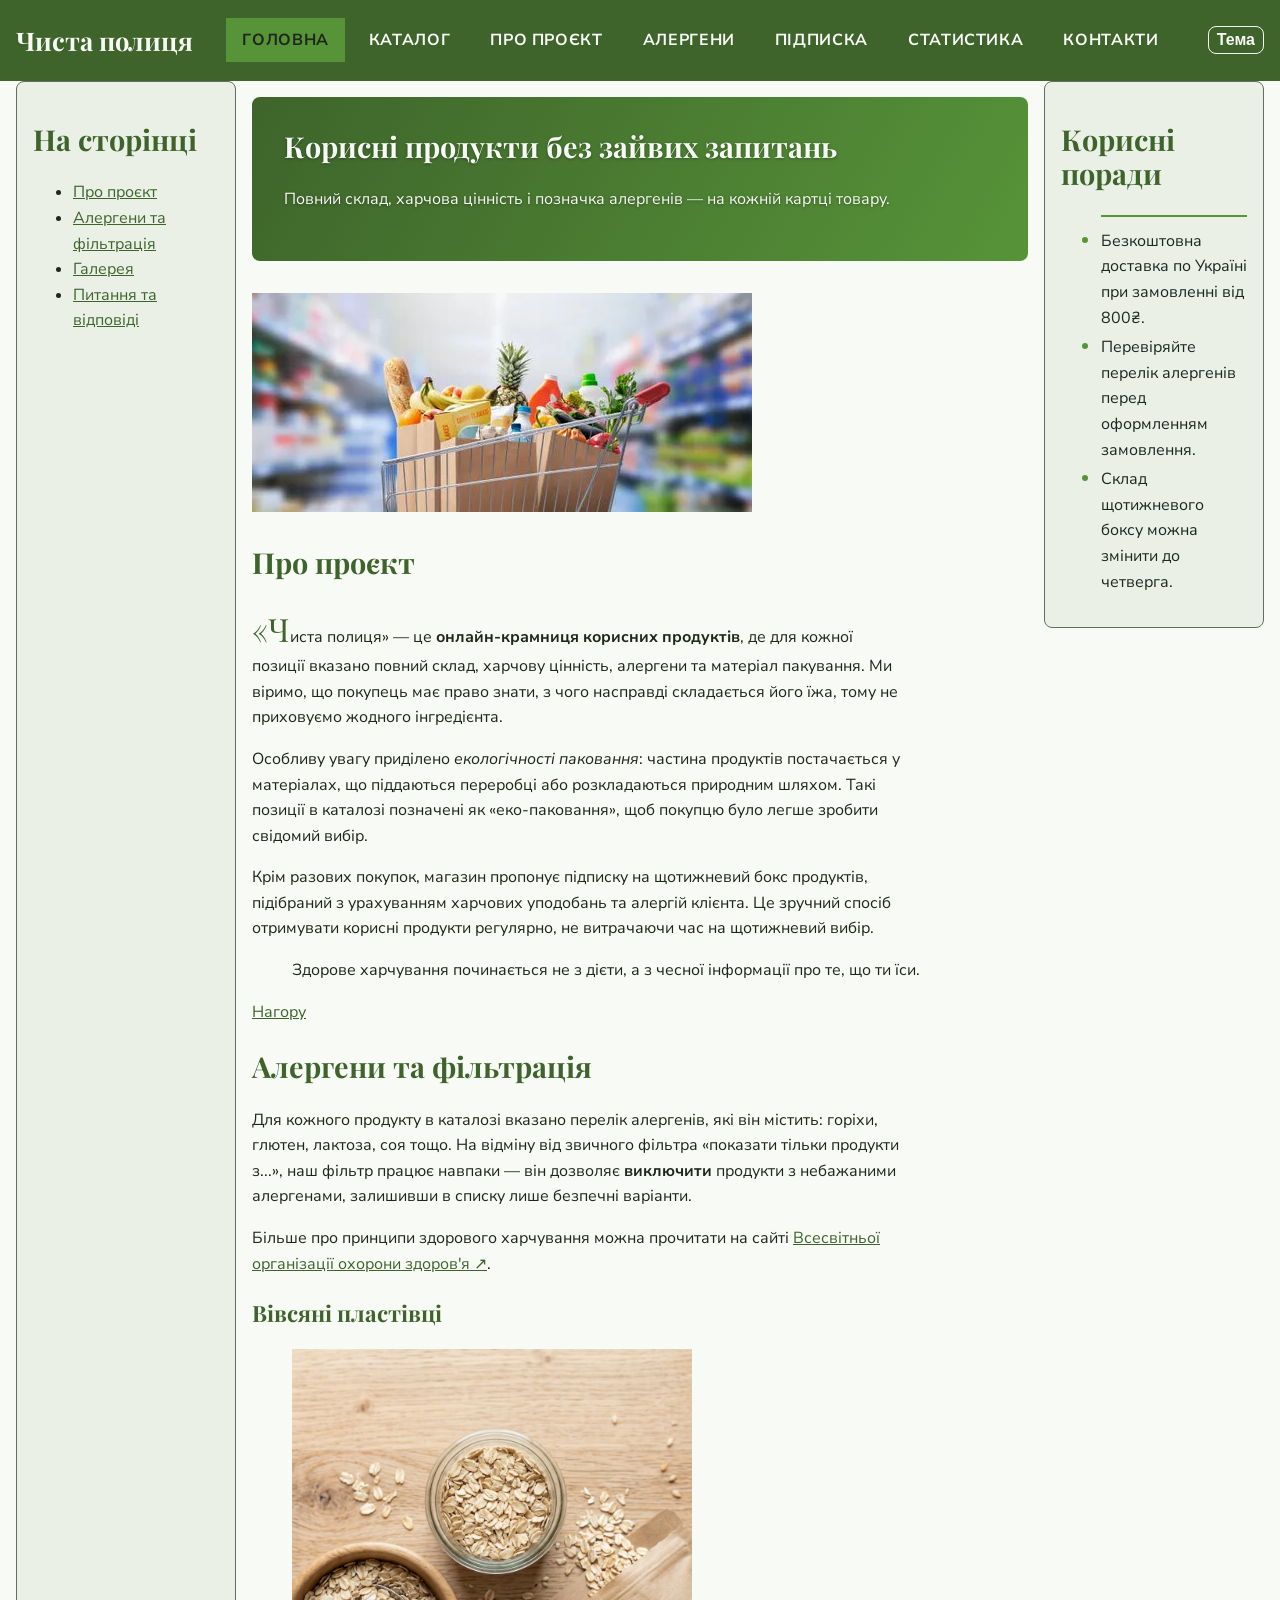
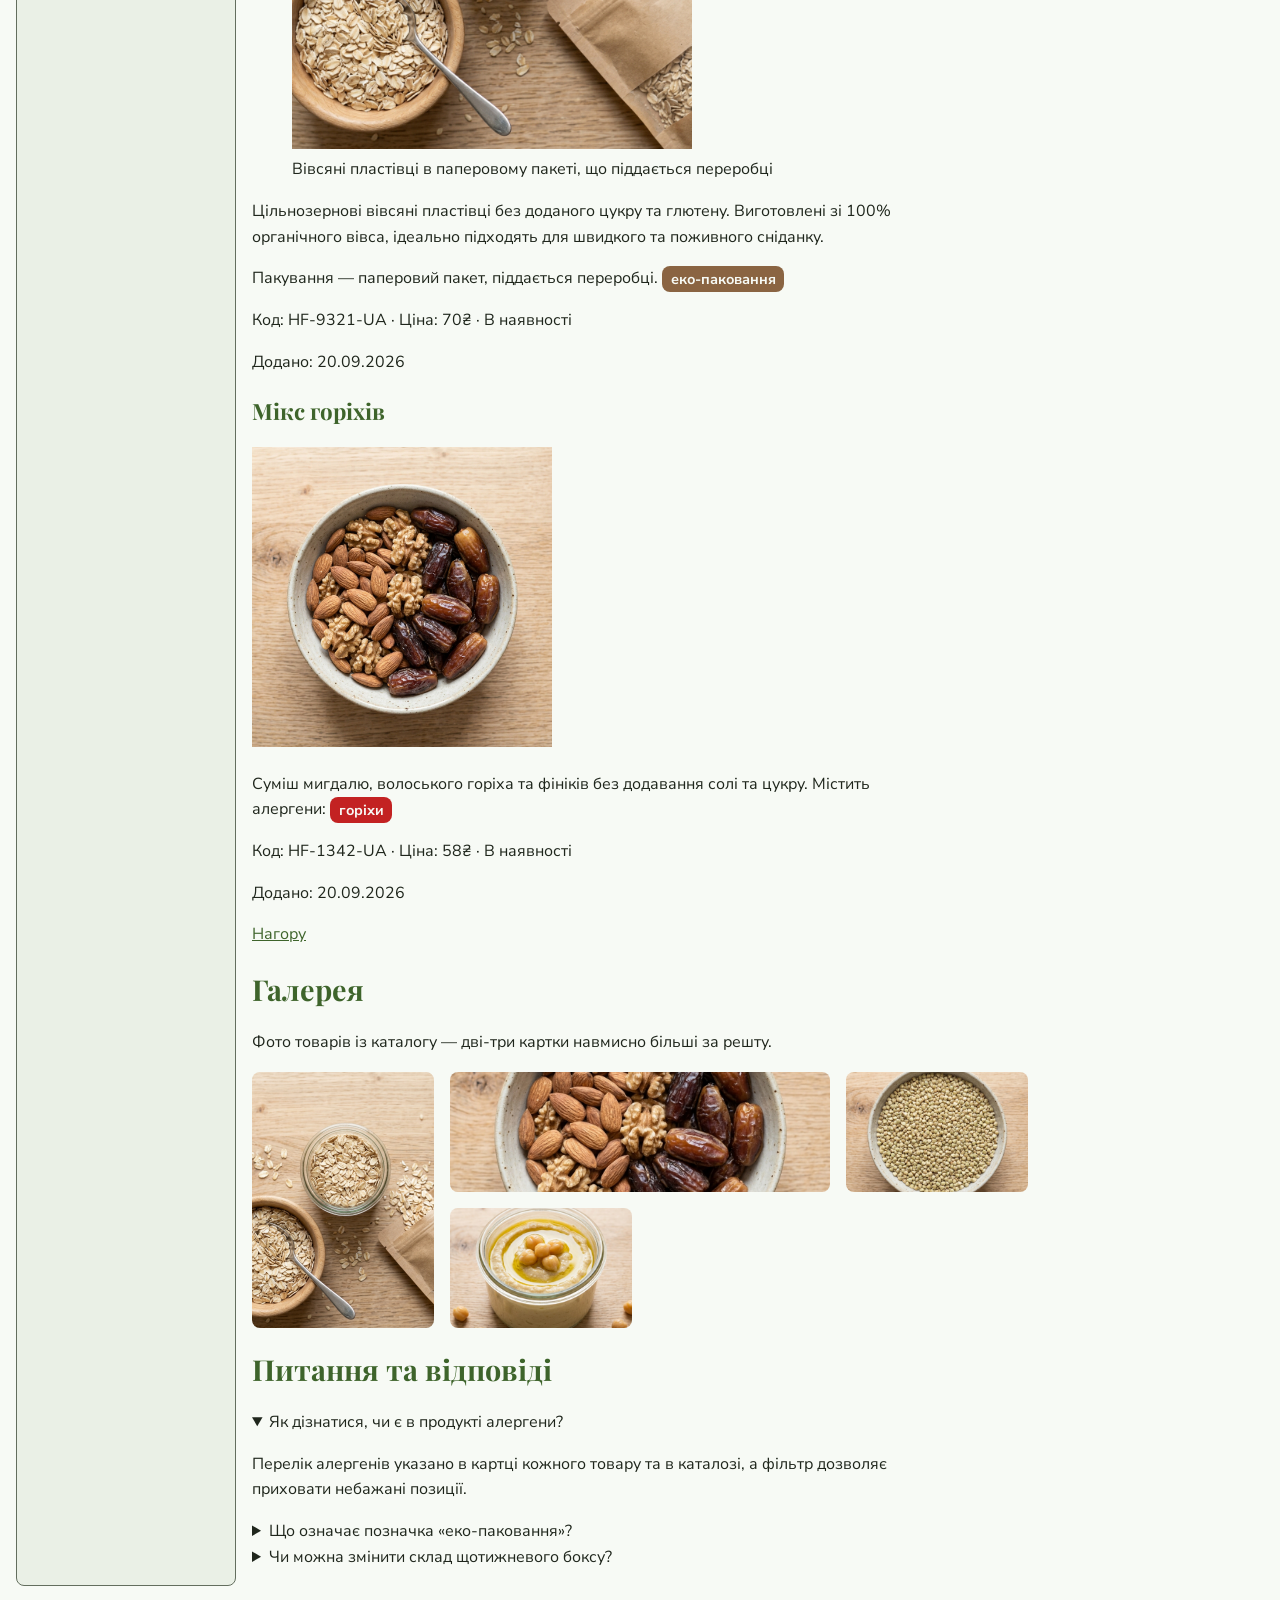
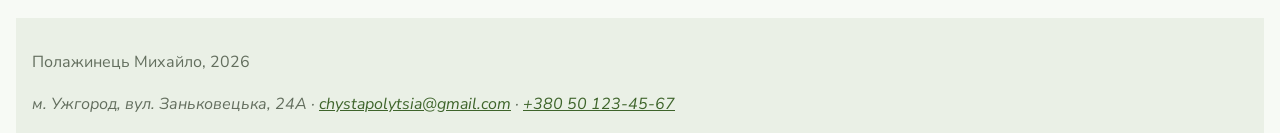
<file: index.html>
<!DOCTYPE html>
<html lang="uk">

<head>
    <meta charset="UTF-8">
    <meta name="viewport" content="width=device-width, initial-scale=1.0">
    <link rel="stylesheet" href="css/styles.css">
    <title>Чиста полиця — крамниця корисних продуктів</title>
    <link rel="icon" href="images/favicon.jpg">
    <script src="js/app.js" defer></script>
</head>

<body>
    <header>
        <h1 id="top">Чиста полиця</h1>
        <!-- Навігація -->
        <nav class="nav" aria-label="Головне меню">
            <button id="burger" class="nav__toggle" type="button" aria-expanded="false" aria-controls="navList">☰ Меню</button>
            <ul class="nav__list" id="navList">
                    <li><a href="index.html" class="current">Головна</a></li>
                    <li><a href="catalog.html">Каталог</a></li>
                    <li><a href="index.html#store">Про проєкт</a></li>
                    <li><a href="index.html#alergic">Алергени</a></li>
                    <li><a href="form.html">Підписка</a></li>
                    <li><a href="stats.html">Статистика</a></li>
                    <li><a href="about.html">Контакти</a></li>
            </ul>
        </nav>
        <button id="themeToggle" type="button" aria-pressed="false">Тема</button>
    </header>

    <div class="layout">
        <nav class="layout__nav" aria-label="Розділи сторінки">
            <h2>На сторінці</h2>
            <ul>
                <li><a href="#store">Про проєкт</a></li>
                <li><a href="#alergic">Алергени та фільтрація</a></li>
                <li><a href="#gallery">Галерея</a></li>
                <li><a href="#faq">Питання та відповіді</a></li>
            </ul>
        </nav>

        <main class="layout__main">
        <section class="banner">
            <h2>Корисні продукти без зайвих запитань</h2>
            <p>Повний склад, харчова цінність і позначка алергенів — на кожній картці товару.</p>
        </section>

        <!-- Перше зображення видно одразу, тому без lazy -->
        <picture>
            <source srcset="images/healthy-shelf.webp" type="image/webp">
            <source srcset="images/healthy-shelf.jpg" type="image/jpeg">
            <img src="images/healthy-shelf.jpg" alt="Полиця з крупами, горіхами та іншими корисними продуктами у скляних банках" width="500" height="219">
        </picture>

        <section>
            <h2 id="store">Про проєкт</h2>
            <p>
                «Чиста полиця» — це <strong>онлайн-крамниця корисних продуктів</strong>,
                де для кожної позиції вказано повний склад, харчову цінність, алергени
                та матеріал пакування. Ми віримо, що покупець має право знати, з чого
                насправді складається його їжа, тому не приховуємо жодного інгредієнта.
            </p>
            <p>
                Особливу увагу приділено <em>екологічності паковання</em>: частина
                продуктів постачається у матеріалах, що піддаються переробці або
                розкладаються природним шляхом. Такі позиції в каталозі позначені
                як «еко-паковання», щоб покупцю було легше зробити свідомий вибір.
            </p>
            <p>
                Крім разових покупок, магазин пропонує підписку на щотижневий бокс
                продуктів, підібраний з урахуванням харчових уподобань та алергій
                клієнта. Це зручний спосіб отримувати корисні продукти регулярно,
                не витрачаючи час на щотижневий вибір.
            </p>
            <blockquote>Здорове харчування починається не з дієти, а з чесної інформації про те, що ти їси.</blockquote>
            <p><a href="#top">Нагору</a></p>
        </section>

        <section>
            <h2 id="alergic">Алергени та фільтрація</h2>
            <p>
                Для кожного продукту в каталозі вказано перелік алергенів, які він
                містить: горіхи, глютен, лактоза, соя тощо. На відміну від звичного
                фільтра «показати тільки продукти з...», наш фільтр працює навпаки —
                він дозволяє <strong>виключити</strong> продукти з небажаними
                алергенами, залишивши в списку лише безпечні варіанти.
            </p>
            <p>
                Більше про принципи здорового харчування можна прочитати на сайті
                <a href="https://www.who.int/health-topics/healthy-diet" target="_blank" rel="noopener noreferrer">Всесвітньої організації охорони здоров'я</a>.
            </p>

            <article class="card" id="promo">
                <header>
                    <h3>Вівсяні пластівці</h3>
                </header>
                <figure>
                    <img src="images/oat.jpg" alt="Вівсяні пластівці в паперовому пакеті та дерев'яній мисці" width="400" height="400" loading="lazy">
                    <figcaption>Вівсяні пластівці в паперовому пакеті, що піддається переробці</figcaption>
                </figure>
                <p>
                    Цільнозернові вівсяні пластівці без доданого цукру та глютену.
                    Виготовлені зі 100% органічного вівса, ідеально підходять для
                    швидкого та поживного сніданку.
                </p>
                <p>Пакування — паперовий пакет, піддається переробці. <span class="badge-eco">еко-паковання</span></p>
                <footer>
                    <p>Код: HF-9321-UA · Ціна: 70₴ · В наявності</p>
                    <p>Додано: <time datetime="2026-09-20">20.09.2026</time></p>
                </footer>
            </article>

            <article class="card">
                <header>
                    <h3>Мікс горіхів</h3>
                </header>
                <img src="images/nuts.jpg" alt="Суміш мигдалю, волоських горіхів і фініків у мисці" width="300" height="300" loading="lazy">
                <p>
                    Суміш мигдалю, волоського горіха та фініків без додавання солі
                    та цукру. Містить алергени: <span class="badge-allergen">горіхи</span>
                </p>
                <footer>
                    <p>Код: HF-1342-UA · Ціна: 58₴ · В наявності</p>
                    <p>Додано: <time datetime="2026-09-20">20.09.2026</time></p>
                </footer>
            </article>

            <p><a href="#top">Нагору</a></p>
        </section>

        <section id="gallery">
            <h2>Галерея</h2>
            <p>Фото товарів із каталогу — дві-три картки навмисно більші за решту.</p>
            <div class="gallery">
                <img class="gallery__item--tall" src="images/oat.jpg" alt="Вівсяні пластівці в паперовому пакеті та дерев'яній мисці" loading="lazy">
                <img class="gallery__item--wide" src="images/nuts.jpg" alt="Суміш мигдалю, волоських горіхів і фініків у мисці" loading="lazy">
                <img src="images/buckwheat.jpg" alt="Необроблена гречана крупа в мисці" loading="lazy">
                <img src="images/hummus.jpg" alt="Хумус класичний у скляній банці з оливковою олією зверху" loading="lazy">
            </div>
        </section>

        <section id="faq">
            <h2>Питання та відповіді</h2>
            <details open>
                <summary>Як дізнатися, чи є в продукті алергени?</summary>
                <p>Перелік алергенів указано в картці кожного товару та в каталозі, а фільтр дозволяє приховати небажані позиції.</p>
            </details>
            <details>
                <summary>Що означає позначка «еко-паковання»?</summary>
                <p>Це означає, що упаковка товару піддається переробці або розкладається природним шляхом.</p>
            </details>
            <details>
                <summary>Чи можна змінити склад щотижневого боксу?</summary>
                <p>Так, склад боксу можна змінити в особистому кабінеті до четверга, щоб зміни діяли з наступного тижня.</p>
            </details>
        </section>
        </main>

        <aside class="layout__aside">
            <h2>Корисні поради</h2>
            <ul>
                <li>Безкоштовна доставка по Україні при замовленні від 800₴.</li>
                <li>Перевіряйте перелік алергенів перед оформленням замовлення.</li>
                <li>Склад щотижневого боксу можна змінити до четверга.</li>
            </ul>
        </aside>

        <footer class="layout__footer">
            <p>Полажинець Михайло, 2026</p>
            <address>
                м. Ужгород, вул. Заньковецька, 24А · <a href="mailto:chystapolytsia@gmail.com">chystapolytsia@gmail.com</a> · <a href="tel:+380501234567">+380 50 123-45-67</a>
            </address>
        </footer>
    </div>
</body>

</html>
</file>
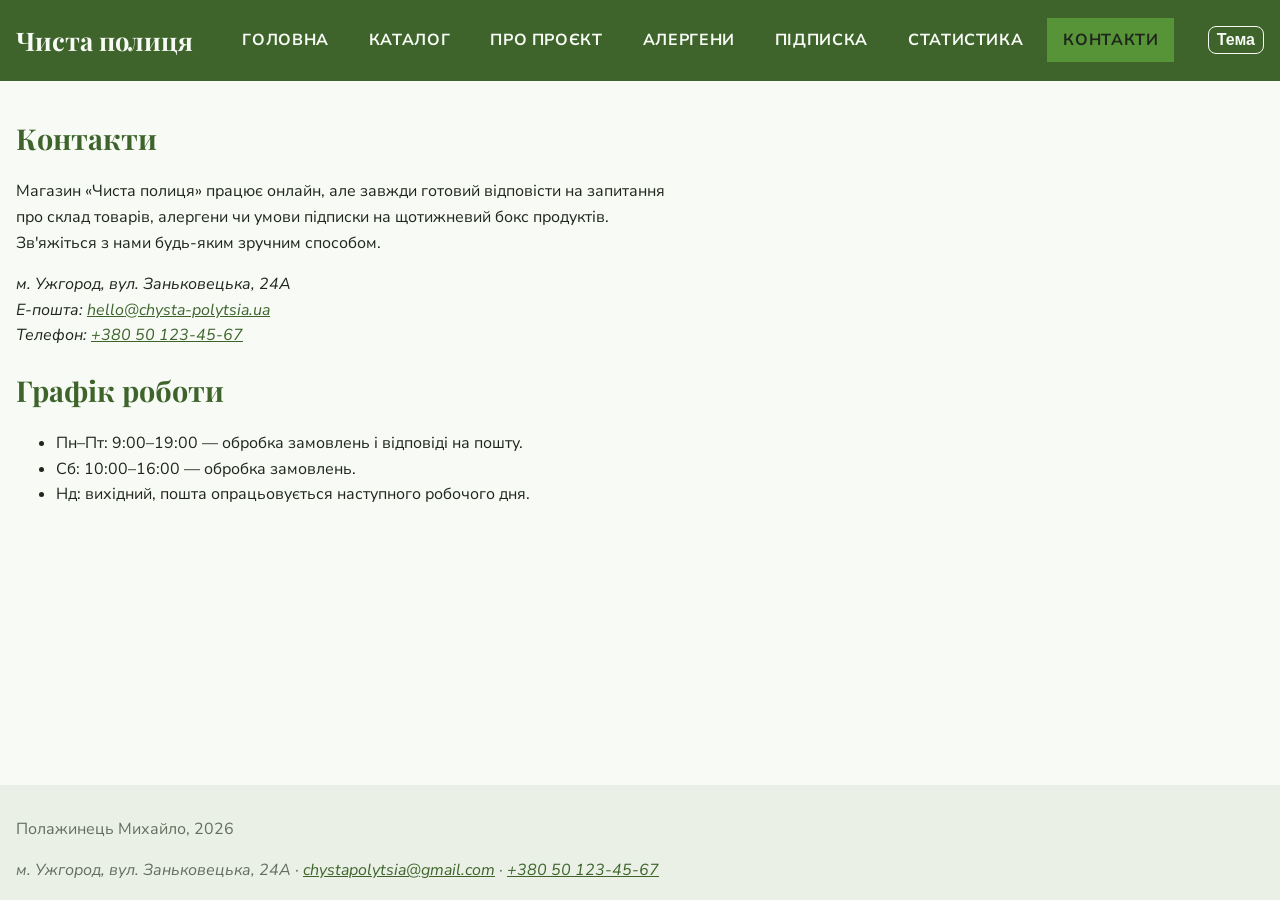
<file: about.html>
<!DOCTYPE html>
<html lang="uk">

<head>
    <meta charset="UTF-8">
    <meta name="viewport" content="width=device-width, initial-scale=1.0">
    <link rel="stylesheet" href="css/styles.css">
    <title>Контакти — Чиста полиця</title>
    <link rel="icon" href="images/favicon.jpg">
    <script src="js/app.js" defer></script>
</head>

<body>
    <header>
        <h1 id="top">Чиста полиця</h1>
        <nav class="nav" aria-label="Головне меню">
            <button id="burger" class="nav__toggle" type="button" aria-expanded="false" aria-controls="navList">☰ Меню</button>
            <ul class="nav__list" id="navList">
                    <li><a href="index.html">Головна</a></li>
                    <li><a href="catalog.html">Каталог</a></li>
                    <li><a href="index.html#store">Про проєкт</a></li>
                    <li><a href="index.html#alergic">Алергени</a></li>
                    <li><a href="form.html">Підписка</a></li>
                    <li><a href="stats.html">Статистика</a></li>
                    <li><a href="about.html" class="current">Контакти</a></li>
            </ul>
        </nav>
        <button id="themeToggle" type="button" aria-pressed="false">Тема</button>
    </header>

    <main>
        <section>
            <h2>Контакти</h2>
            <p>
                Магазин «Чиста полиця» працює онлайн, але завжди готовий відповісти
                на запитання про склад товарів, алергени чи умови підписки на
                щотижневий бокс продуктів. Зв'яжіться з нами будь-яким зручним
                способом.
            </p>
            <address>
                м. Ужгород, вул. Заньковецька, 24А<br>
                Е-пошта: <a href="mailto:hello@chysta-polytsia.ua">hello@chysta-polytsia.ua</a><br>
                Телефон: <a href="tel:+380501234567">+380 50 123-45-67</a>
            </address>
        </section>

        <section>
            <h2>Графік роботи</h2>
            <ul>
                <li>Пн–Пт: 9:00–19:00 — обробка замовлень і відповіді на пошту.</li>
                <li>Сб: 10:00–16:00 — обробка замовлень.</li>
                <li>Нд: вихідний, пошта опрацьовується наступного робочого дня.</li>
            </ul>
        </section>
    </main>

    <footer>
        <p>Полажинець Михайло, 2026</p>
        <address>
            м. Ужгород, вул. Заньковецька, 24А · <a href="mailto:chystapolytsia@gmail.com">chystapolytsia@gmail.com</a> · <a href="tel:+380501234567">+380 50 123-45-67</a>
        </address>
    </footer>
</body>

</html>
</file>
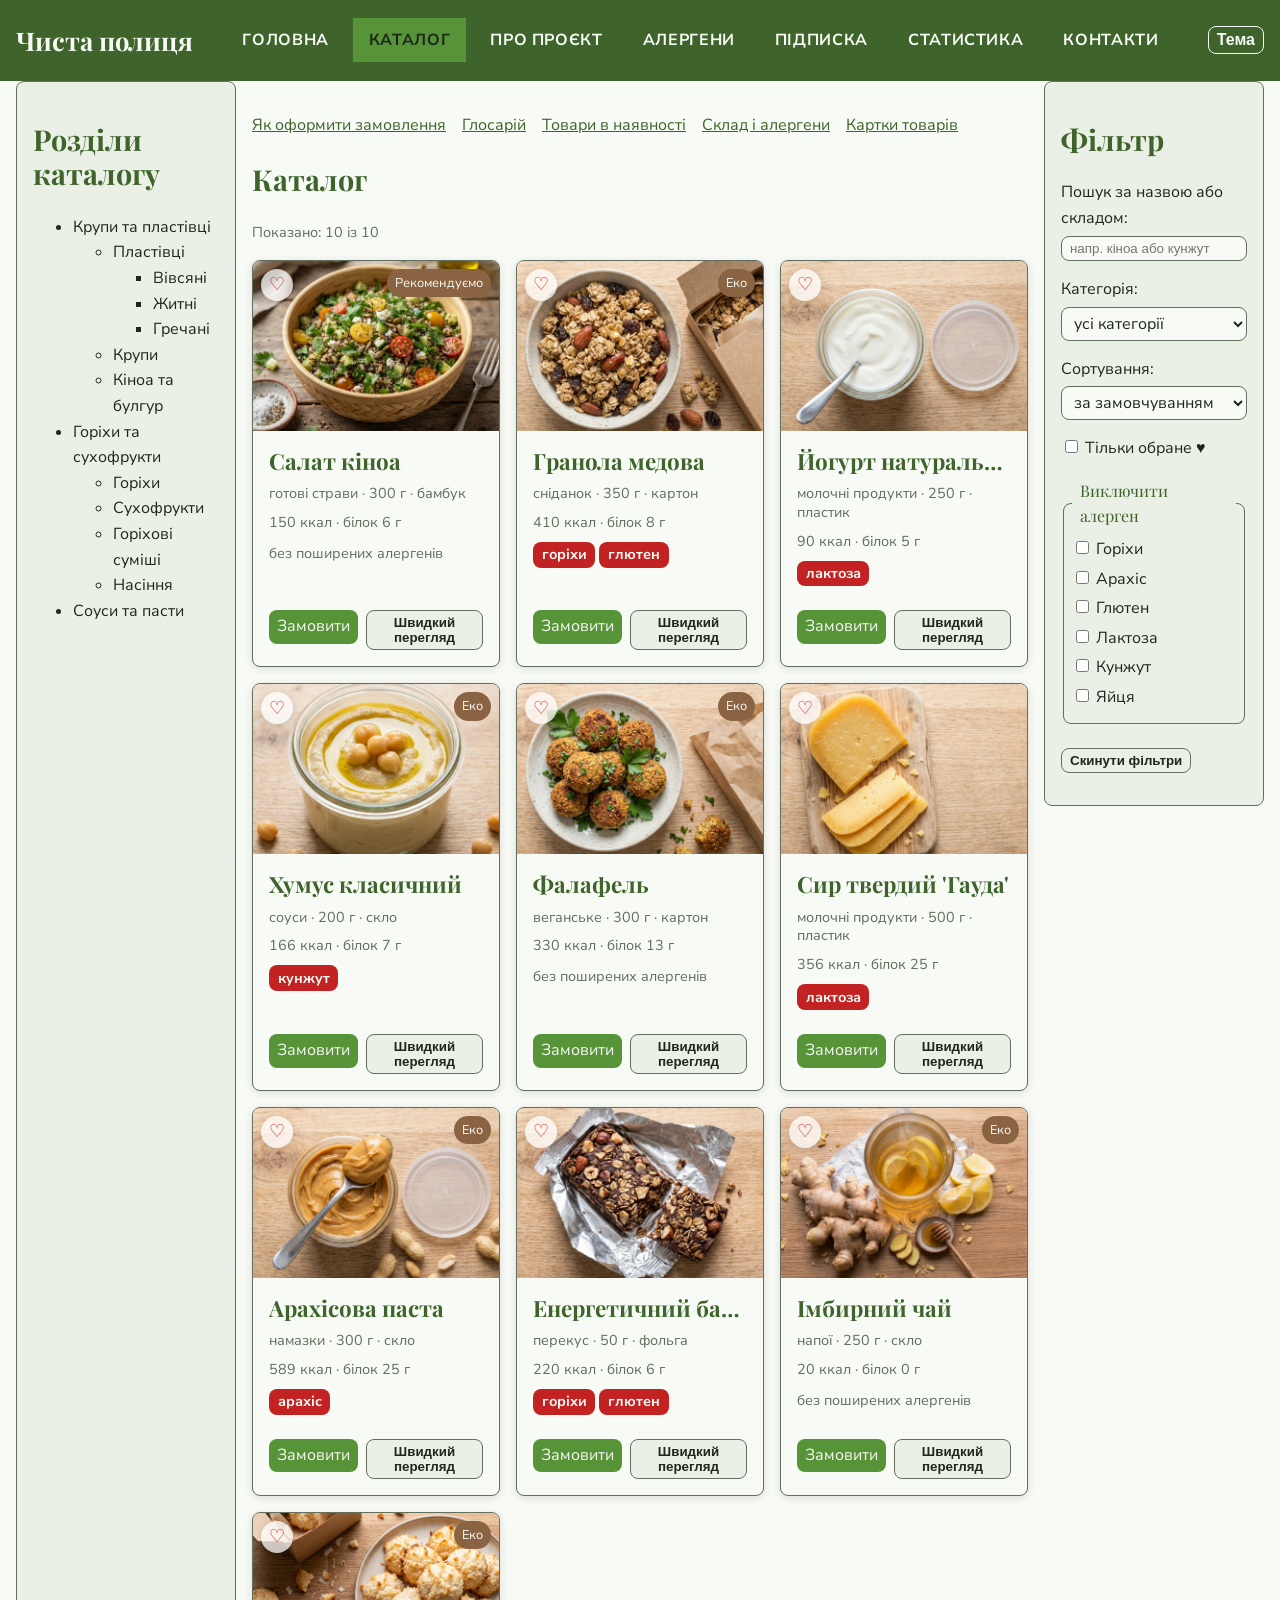
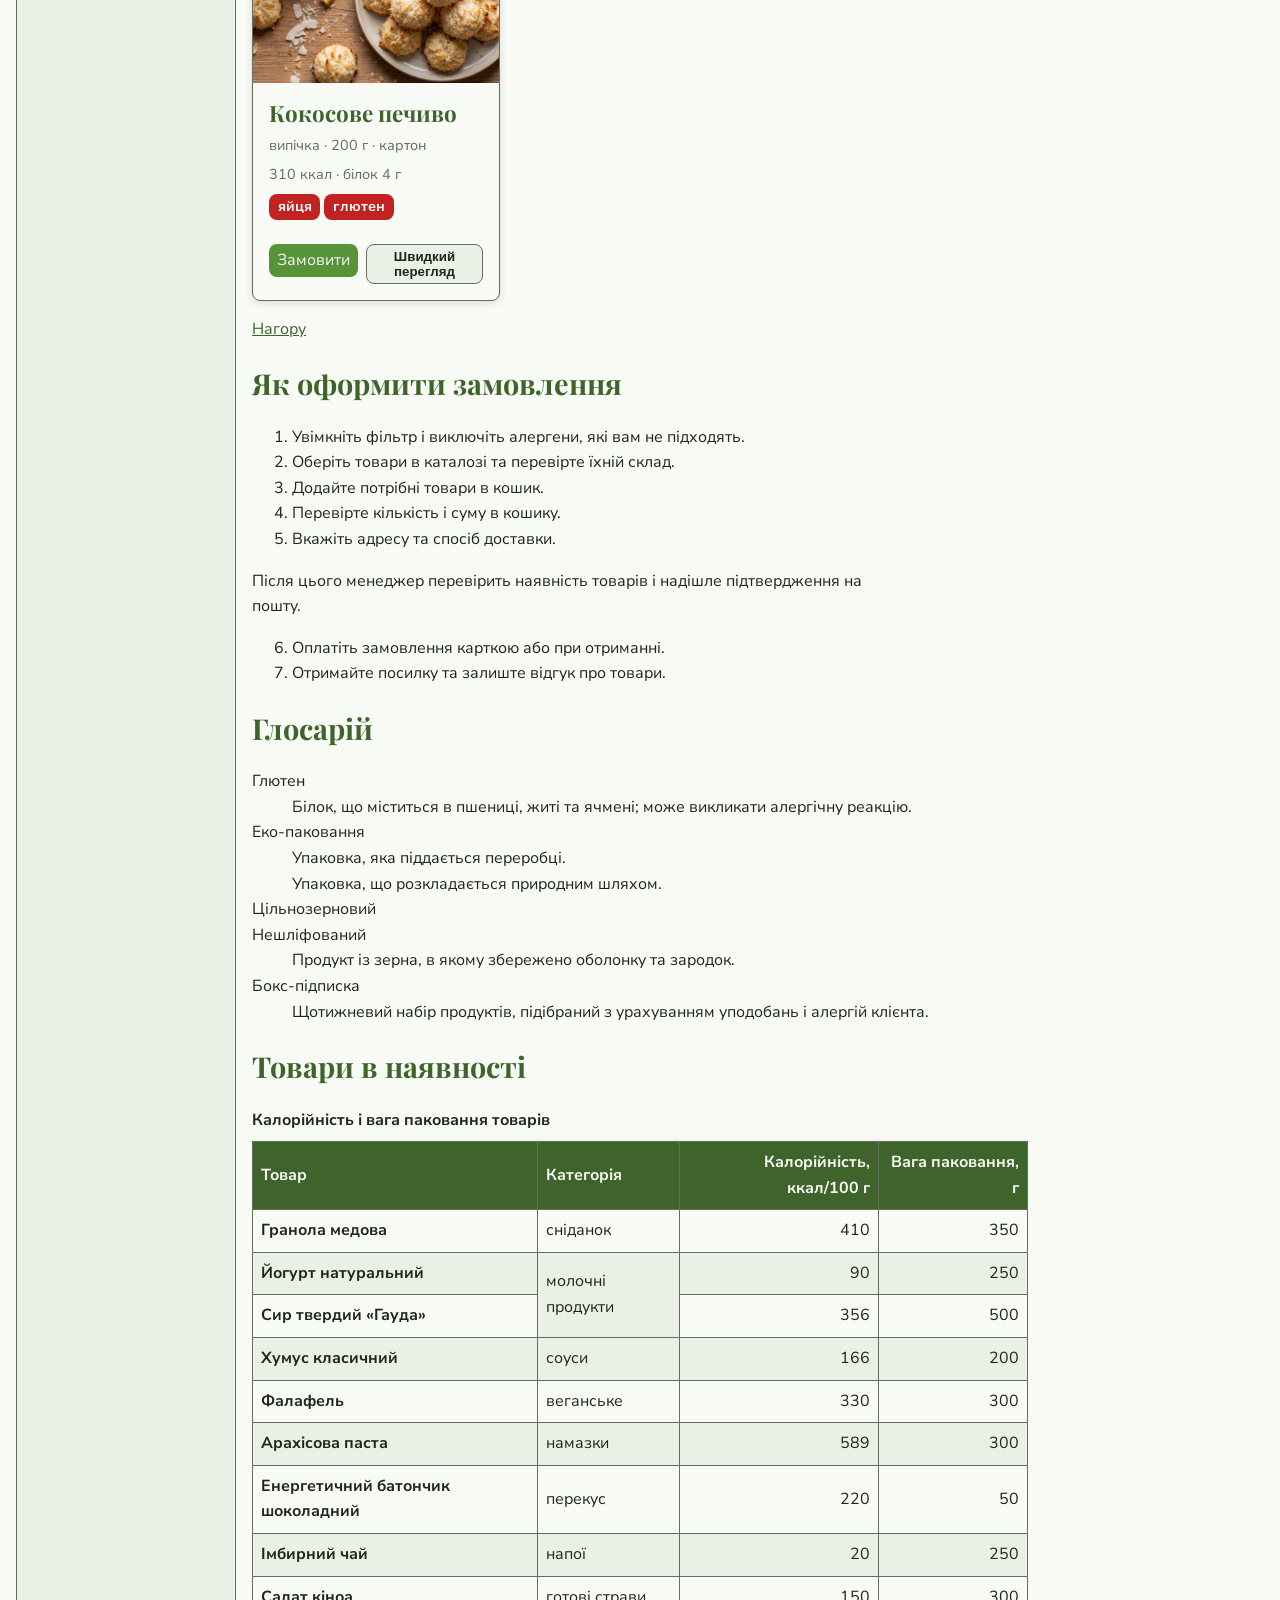
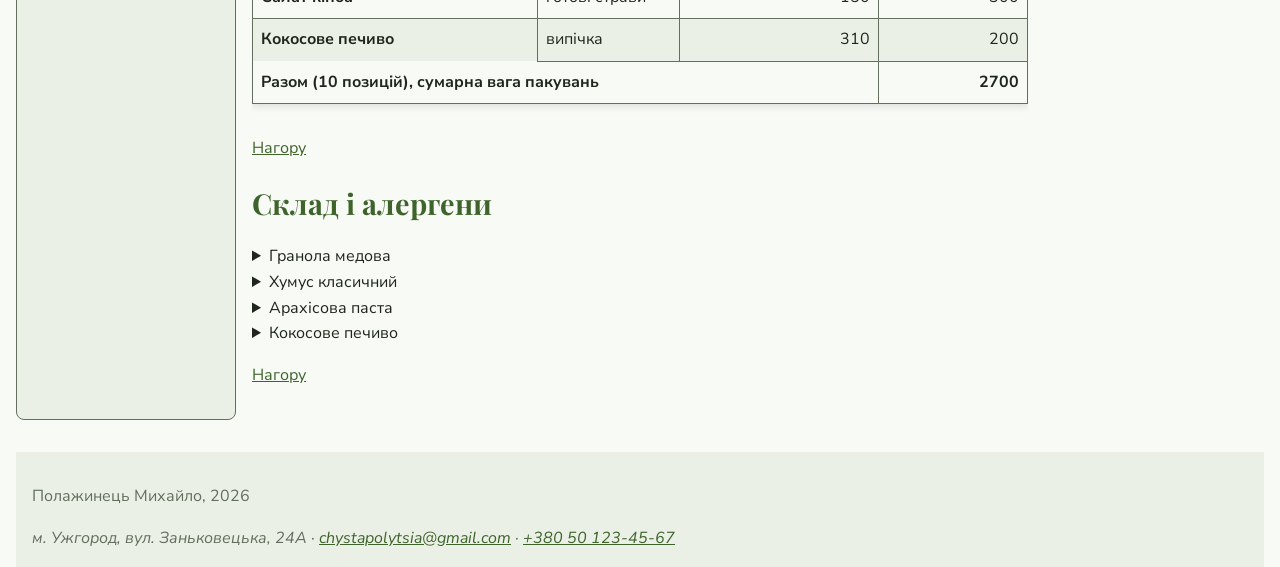
<file: catalog.html>
<!DOCTYPE html>
<html lang="uk">

<head>
    <meta charset="UTF-8">
    <meta name="viewport" content="width=device-width, initial-scale=1.0">
    <link rel="stylesheet" href="css/styles.css">
    <title>Каталог товарів — Чиста полиця</title>
    <link rel="icon" href="images/favicon.jpg">
    <script src="js/app.js" defer></script>
</head>

<body>
    <header>
        <h1 id="top">Чиста полиця</h1>
        <nav class="nav" aria-label="Головне меню">
            <button id="burger" class="nav__toggle" type="button" aria-expanded="false" aria-controls="navList">☰ Меню</button>
            <ul class="nav__list" id="navList">
                    <li><a href="index.html">Головна</a></li>
                    <li><a href="catalog.html" class="current">Каталог</a></li>
                    <li><a href="index.html#store">Про проєкт</a></li>
                    <li><a href="index.html#alergic">Алергени</a></li>
                    <li><a href="form.html">Підписка</a></li>
                    <li><a href="stats.html">Статистика</a></li>
                    <li><a href="about.html">Контакти</a></li>
            </ul>
        </nav>
        <button id="themeToggle" type="button" aria-pressed="false">Тема</button>
    </header>

    <div class="layout">
        <nav class="layout__nav" aria-label="Рубрики каталогу">
            <h2>Розділи каталогу</h2>
            <ul>
                <li>Крупи та пластівці
                    <ul>
                        <li>Пластівці
                            <ul>
                                <li>Вівсяні</li>
                                <li>Житні</li>
                                <li>Гречані</li>
                            </ul>
                        </li>
                        <li>Крупи</li>
                        <li>Кіноа та булгур</li>
                    </ul>
                </li>
                <li>Горіхи та сухофрукти
                    <ul>
                        <li>Горіхи</li>
                        <li>Сухофрукти</li>
                        <li>Горіхові суміші</li>
                        <li>Насіння</li>
                    </ul>
                </li>
                <li>Соуси та пасти</li>
            </ul>
        </nav>

        <main class="layout__main">
        <nav aria-label="Навігація по сторінці">
            <ul>
                <li><a href="#order-steps">Як оформити замовлення</a></li>
                <li><a href="#glossary">Глосарій</a></li>
                <li><a href="#products-table">Товари в наявності</a></li>
                <li><a href="#composition">Склад і алергени</a></li>
                <li><a href="#catalog-cards">Картки товарів</a></li>
            </ul>
        </nav>

        <section class="catalog" id="catalog-cards">
            <h2>Каталог</h2>
            <!-- лічильник заповнює app.js після рендера; aria-live озвучує
                 зміну кількості під час пошуку/фільтрації -->
            <p class="catalog-count" id="catalog-count" aria-live="polite"></p>
            <!-- бонус-кеш: рядок «дані з кешу від …», поки вантажаться свіжі -->
            <p id="cache-note" class="cache-note" role="status" aria-live="polite" hidden></p>
            <div class="loader" hidden>
                <div class="spinner" aria-hidden="true"></div>
                <p>Завантажуємо каталог…</p>
            </div>
            <!-- LR10: блок помилки завантаження. role="alert" — екранна читалка
                 озвучить текст одразу. Порожній і прихований; наповнює app.js. -->
            <p id="load-error" class="load-error" role="alert" hidden></p>
            <!-- §9: контейнер порожній у розмітці — усі картки малює app.js
                 з даних variant09.json. Порожній стан — окремий блок #empty. -->
            <div class="cards"></div>
            <p id="empty" class="cards__empty" hidden>За цими умовами нічого не знайдено.</p>
            <p><a href="#top">Нагору</a></p>
        </section>

        <section id="order-steps">
            <h2>Як оформити замовлення</h2>
            <ol>
                <li>Увімкніть фільтр і виключіть алергени, які вам не підходять.</li>
                <li>Оберіть товари в каталозі та перевірте їхній склад.</li>
                <li>Додайте потрібні товари в кошик.</li>
                <li>Перевірте кількість і суму в кошику.</li>
                <li>Вкажіть адресу та спосіб доставки.</li>
            </ol>
            <p>Після цього менеджер перевірить наявність товарів і надішле підтвердження на пошту.</p>
            <ol start="6">
                <li>Оплатіть замовлення карткою або при отриманні.</li>
                <li>Отримайте посилку та залиште відгук про товари.</li>
            </ol>
        </section>

        <section id="glossary">
            <h2>Глосарій</h2>
            <dl>
                <dt>Глютен</dt>
                <dd>Білок, що міститься в пшениці, житі та ячмені; може викликати алергічну реакцію.</dd>

                <dt>Еко-паковання</dt>
                <dd>Упаковка, яка піддається переробці.</dd>
                <dd>Упаковка, що розкладається природним шляхом.</dd>

                <dt>Цільнозерновий</dt>
                <dt>Нешліфований</dt>
                <dd>Продукт із зерна, в якому збережено оболонку та зародок.</dd>

                <dt>Бокс-підписка</dt>
                <dd>Щотижневий набір продуктів, підібраний з урахуванням уподобань і алергій клієнта.</dd>
            </dl>
        </section>

        <section id="products-table">
            <h2>Товари в наявності</h2>
            <div class="table-wrap">
            <table>
                <caption>Калорійність і вага паковання товарів</caption>
                <thead>
                    <tr>
                        <th scope="col">Товар</th>
                        <th scope="col">Категорія</th>
                        <th scope="col">Калорійність, ккал/100 г</th>
                        <th scope="col">Вага паковання, г</th>
                    </tr>
                </thead>
                <tbody>
                    <tr>
                        <th scope="row">Гранола медова</th>
                        <td data-label="Категорія">сніданок</td>
                        <td data-label="Калорійність, ккал/100 г">410</td>
                        <td data-label="Вага паковання, г">350</td>
                    </tr>
                    <tr>
                        <th scope="row">Йогурт натуральний</th>
                        <td rowspan="2" data-label="Категорія">молочні продукти</td>
                        <td data-label="Калорійність, ккал/100 г">90</td>
                        <td data-label="Вага паковання, г">250</td>
                    </tr>
                    <tr>
                        <th scope="row">Сир твердий «Гауда»</th>
                        <td data-label="Калорійність, ккал/100 г">356</td>
                        <td data-label="Вага паковання, г">500</td>
                    </tr>
                    <tr>
                        <th scope="row">Хумус класичний</th>
                        <td data-label="Категорія">соуси</td>
                        <td data-label="Калорійність, ккал/100 г">166</td>
                        <td data-label="Вага паковання, г">200</td>
                    </tr>
                    <tr>
                        <th scope="row">Фалафель</th>
                        <td data-label="Категорія">веганське</td>
                        <td data-label="Калорійність, ккал/100 г">330</td>
                        <td data-label="Вага паковання, г">300</td>
                    </tr>
                    <tr>
                        <th scope="row">Арахісова паста</th>
                        <td data-label="Категорія">намазки</td>
                        <td data-label="Калорійність, ккал/100 г">589</td>
                        <td data-label="Вага паковання, г">300</td>
                    </tr>
                    <tr>
                        <th scope="row">Енергетичний батончик шоколадний</th>
                        <td data-label="Категорія">перекус</td>
                        <td data-label="Калорійність, ккал/100 г">220</td>
                        <td data-label="Вага паковання, г">50</td>
                    </tr>
                    <tr>
                        <th scope="row">Імбирний чай</th>
                        <td data-label="Категорія">напої</td>
                        <td data-label="Калорійність, ккал/100 г">20</td>
                        <td data-label="Вага паковання, г">250</td>
                    </tr>
                    <tr>
                        <th scope="row">Салат кіноа</th>
                        <td data-label="Категорія">готові страви</td>
                        <td data-label="Калорійність, ккал/100 г">150</td>
                        <td data-label="Вага паковання, г">300</td>
                    </tr>
                    <tr>
                        <th scope="row">Кокосове печиво</th>
                        <td data-label="Категорія">випічка</td>
                        <td data-label="Калорійність, ккал/100 г">310</td>
                        <td data-label="Вага паковання, г">200</td>
                    </tr>
                </tbody>
                <tfoot>
                    <tr>
                        <th scope="row" colspan="3">Разом (10 позицій), сумарна вага пакувань</th>
                        <td data-label="Сумарна вага, г">2700</td>
                    </tr>
                </tfoot>
            </table>
            </div>
            <p><a href="#top">Нагору</a></p>
        </section>

        <section id="composition">
            <h2>Склад і алергени</h2>
            <details>
                <summary>Гранола медова</summary>
                <p>Склад: вівсянка, мед, мигдаль, родзинки, олія.</p>
                <p>Алергени: <span class="badge-allergen">горіхи</span> <span class="badge-allergen">глютен</span></p>
            </details>
            <details>
                <summary>Хумус класичний</summary>
                <p>Склад: нут, олія, кунжут, часник, перець.</p>
                <p>Алергени: <span class="badge-allergen">кунжут</span></p>
            </details>
            <details>
                <summary>Арахісова паста</summary>
                <p>Склад: арахіс, сіль.</p>
                <p>Алергени: <span class="badge-allergen">арахіс</span></p>
            </details>
            <details>
                <summary>Кокосове печиво</summary>
                <p>Склад: кокос, борошно, яйця, цукор.</p>
                <p>Алергени: <span class="badge-allergen">яйця</span> <span class="badge-allergen">глютен</span></p>
            </details>
            <p><a href="#top">Нагору</a></p>
        </section>

        </main>

        <aside class="layout__aside">
            <h2>Фільтр</h2>
            <!-- Живий фільтр теми 9: пошук і виключення алергенів обробляє
                 app.js. role="search" + novalidate — форма нічого не
                 надсилає, лише керує видимістю карток через JS. -->
            <form class="catalog-tools" role="search" novalidate>
                <p>
                    <label for="search">Пошук за назвою або складом:</label>
                    <input type="search" id="search" name="search"
                        placeholder="напр. кіноа або кунжут" autocomplete="off">
                </p>
                <p>
                    <label for="filter">Категорія:</label>
                    <!-- опції генерує app.js з даних (fillCategories) -->
                    <select id="filter" name="filter">
                        <option value="">усі категорії</option>
                    </select>
                </p>
                <p>
                    <label for="sort">Сортування:</label>
                    <select id="sort" name="sort">
                        <option value="">за замовчуванням</option>
                        <option value="name">за назвою</option>
                        <option value="cal">за калорійністю</option>
                    </select>
                </p>
                <p>
                    <label><input type="checkbox" id="fav-only"> Тільки обране ♥</label>
                </p>
                <fieldset>
                    <legend>Виключити алерген</legend>
                    <label><input type="checkbox" name="exclude" value="горіхи"> Горіхи</label>
                    <label><input type="checkbox" name="exclude" value="арахіс"> Арахіс</label>
                    <label><input type="checkbox" name="exclude" value="глютен"> Глютен</label>
                    <label><input type="checkbox" name="exclude" value="лактоза"> Лактоза</label>
                    <label><input type="checkbox" name="exclude" value="кунжут"> Кунжут</label>
                    <label><input type="checkbox" name="exclude" value="яйця"> Яйця</label>
                </fieldset>
                <p>
                    <button type="button" id="reset-filters">Скинути фільтри</button>
                </p>
            </form>
        </aside>

        <footer class="layout__footer">
            <p>Полажинець Михайло, 2026</p>
            <address>
                м. Ужгород, вул. Заньковецька, 24А · <a href="mailto:chystapolytsia@gmail.com">chystapolytsia@gmail.com</a> · <a href="tel:+380501234567">+380 50 123-45-67</a>
            </address>
        </footer>
    </div>

    <!-- Модалка повної деталізації (LR10). app.js чистить і заповнює секції
         через replaceChildren + createElement: прості поля (пари «підпис —
         значення»), вкладені об'єкти (таблиці), масиви рядків (списки) і,
         за потреби, масиви об'єктів. Без innerHTML. -->
    <dialog id="details">
        <h2 id="d-title">Деталі товару</h2>
        <div id="d-main"></div>
        <div id="d-object"></div>
        <div id="d-list"></div>
        <div id="d-table"></div>
        <button id="d-close" type="button">Закрити</button>
    </dialog>

    <!-- §9: спливне повідомлення. role="status" + aria-live озвучує текст;
         показ/приховування і таймер веде showToast() в app.js. -->
    <div id="toast" class="toast" role="status" aria-live="polite" hidden></div>
</body>

</html>
</file>
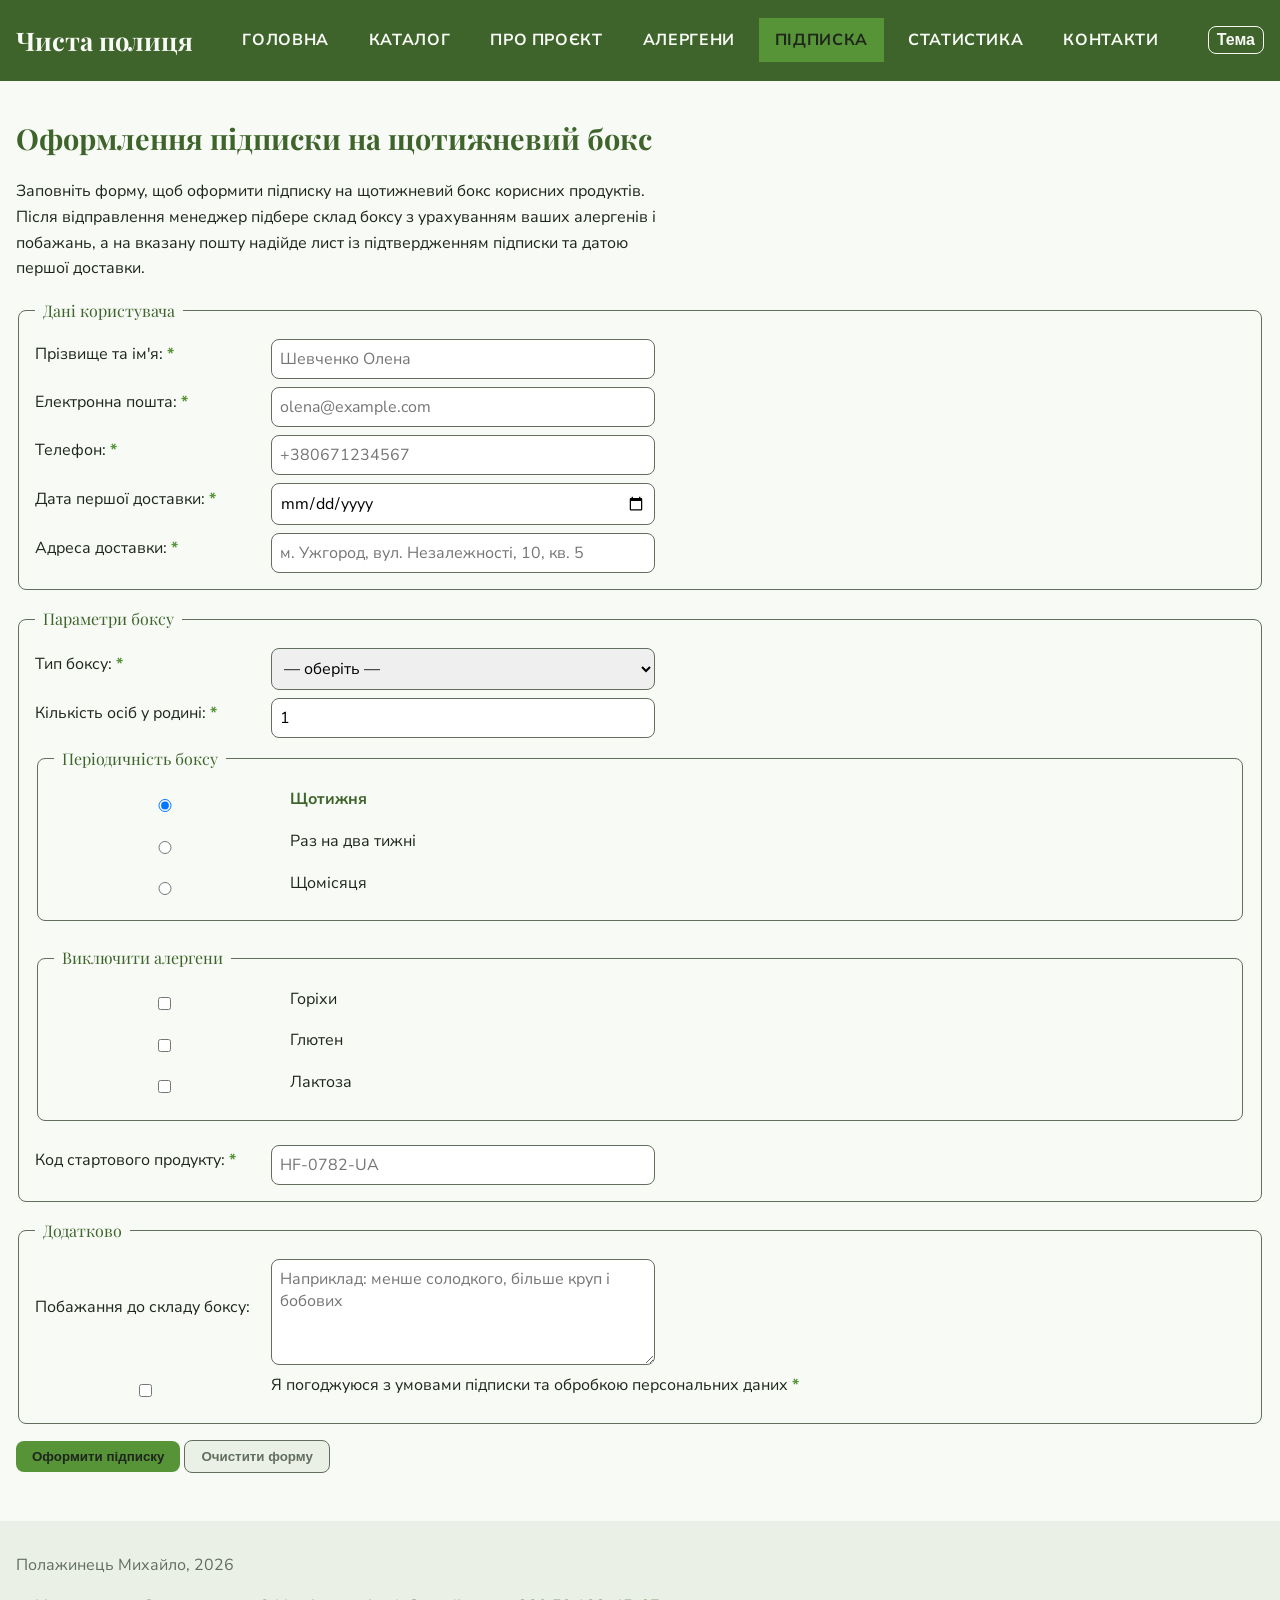
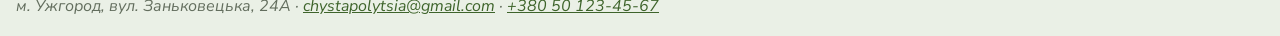
<file: form.html>
<!DOCTYPE html>
<html lang="uk">

<head>
    <meta charset="UTF-8">
    <meta name="viewport" content="width=device-width, initial-scale=1.0">
    <link rel="stylesheet" href="css/styles.css">
    <title>Підписка на щотижневий бокс — Чиста полиця</title>
    <link rel="icon" href="images/favicon.jpg">
    <script src="js/app.js" defer></script>
</head>

<body>
    <header>
        <h1 id="top">Чиста полиця</h1>
        <nav class="nav" aria-label="Головне меню">
            <button id="burger" class="nav__toggle" type="button" aria-expanded="false" aria-controls="navList">☰ Меню</button>
            <ul class="nav__list" id="navList">
                    <li><a href="index.html">Головна</a></li>
                    <li><a href="catalog.html">Каталог</a></li>
                    <li><a href="index.html#store">Про проєкт</a></li>
                    <li><a href="index.html#alergic">Алергени</a></li>
                    <li><a href="form.html" class="current">Підписка</a></li>
                    <li><a href="stats.html">Статистика</a></li>
                    <li><a href="about.html">Контакти</a></li>
            </ul>
        </nav>
        <button id="themeToggle" type="button" aria-pressed="false">Тема</button>
    </header>

    <main>
        <h2>Оформлення підписки на щотижневий бокс</h2>
        <p>
            Заповніть форму, щоб оформити підписку на щотижневий бокс корисних
            продуктів. Після відправлення менеджер підбере склад боксу з урахуванням
            ваших алергенів і побажань, а на вказану пошту надійде лист із
            підтвердженням підписки та датою першої доставки.
        </p>

        <form class="form-grid" action="/submit" method="post" novalidate>
            <!-- method="post": форма створює нову підписку, тому повторне надсилання
                 по F5 не має відбуватися випадково, а персональні дані не повинні лишатися в URL -->

            <fieldset>
                <legend>Дані користувача</legend>

                <p>
                    <label for="fullname">Прізвище та ім'я:</label>
                    <input type="text" id="fullname" name="fullname"
                        placeholder="Шевченко Олена" autocomplete="name"
                        minlength="2" maxlength="60" required>
                </p>

                <p>
                    <label for="email">Електронна пошта:</label>
                    <input type="email" id="email" name="email"
                        placeholder="olena@example.com" autocomplete="email" required>
                </p>

                <!-- pattern="\+380[0-9]{9}"
                     \+     — буквальний знак «плюс» (екранований, бо + у регулярці означає «один або більше»)
                     380    — рівно символи 3, 8, 0 — код України
                     [0-9]  — одна будь-яка цифра від 0 до 9
                     {9}    — рівно дев'ять разів
                     Разом: +380671234567 -->
                <p>
                    <label for="phone">Телефон:</label>
                    <input type="tel" id="phone" name="phone"
                        placeholder="+380671234567" autocomplete="tel"
                        pattern="\+380[0-9]{9}"
                        title="Номер у форматі +380XXXXXXXXX: знак +, код 380 і ще 9 цифр без пробілів, наприклад +380671234567"
                        required>
                </p>

                <p>
                    <label for="delivery-date">Дата першої доставки:</label>
                    <input type="date" id="delivery-date" name="delivery_date"
                        min="2026-09-01" max="2027-06-30" required>
                </p>

                <p>
                    <label for="address">Адреса доставки:</label>
                    <input type="text" id="address" name="address"
                        placeholder="м. Ужгород, вул. Незалежності, 10, кв. 5"
                        minlength="10" maxlength="120" required>
                </p>
            </fieldset>

            <fieldset>
                <legend>Параметри боксу</legend>
                <p>
                    <label for="box-type">Тип боксу:</label>
                    <select id="box-type" name="box_type" required>
                        <option value="">— оберіть —</option>
                        <option value="basic">Базовий</option>
                        <option value="vegan">Веганський</option>
                        <option value="sport">Спортивний (більше білка)</option>
                        <option value="gluten-free">Без глютену</option>
                    </select>
                </p>

                <p>
                    <label for="persons">Кількість осіб у родині:</label>
                    <input type="number" id="persons" name="persons"
                        min="1" max="5" step="1" value="1" required>
                </p>

                <fieldset>
                    <legend>Періодичність боксу</legend>
                    <input type="radio" id="freq-weekly" name="box_frequency" value="weekly" checked>
                    <label for="freq-weekly">Щотижня</label>
                    <input type="radio" id="freq-biweekly" name="box_frequency" value="biweekly">
                    <label for="freq-biweekly">Раз на два тижні</label>
                    <input type="radio" id="freq-monthly" name="box_frequency" value="monthly">
                    <label for="freq-monthly">Щомісяця</label>
                </fieldset>

                <fieldset>
                    <legend>Виключити алергени</legend>
                    <input type="checkbox" id="no-nuts" name="exclude_allergens" value="nuts">
                    <label for="no-nuts">Горіхи</label>
                    <input type="checkbox" id="no-gluten" name="exclude_allergens" value="gluten">
                    <label for="no-gluten">Глютен</label>
                    <input type="checkbox" id="no-lactose" name="exclude_allergens" value="lactose">
                    <label for="no-lactose">Лактоза</label>
                </fieldset>


                <!-- pattern="HF-[0-9]{4}-UA"
                     HF     — буквально великі латинські літери H і F (Healthy Food)
                     -      — буквальний дефіс
                     [0-9]  — одна будь-яка цифра від 0 до 9
                     {4}    — рівно чотири рази
                     -      — буквальний дефіс
                     UA     — буквально великі латинські літери U і A
                     Разом: HF-0782-UA -->
                <p>
                    <label for="product-code">Код стартового продукту:</label>
                    <input type="text" id="product-code" name="product_code"
                        placeholder="HF-0782-UA"
                        pattern="HF-[0-9]{4}-UA"
                        title="Код продукту у форматі HF-0000-UA: літери HF, дефіс, чотири цифри, дефіс, літери UA, наприклад HF-0782-UA"
                        required>
                </p>
            </fieldset>

            <fieldset>
                <legend>Додатково</legend>

                <p>
                    <label for="comment">Побажання до складу боксу:</label>
                    <textarea id="comment" name="comment" rows="4" cols="50"
                        minlength="10" maxlength="500"
                        placeholder="Наприклад: менше солодкого, більше круп і бобових"></textarea>
                </p>

                <p>
                    <input type="checkbox" id="agree" name="agree" value="yes" required>
                    <label for="agree">Я погоджуюся з умовами підписки та обробкою персональних даних</label>
                </p>
            </fieldset>

            <!-- Підсумок валідації від app.js: помилка або успіх. role="status"
                 + aria-live озвучує текст, щойно він з'являється. -->
            <p class="form-status" id="form-status" role="status" aria-live="polite"></p>

            <p>
                <button type="submit">Оформити підписку</button>
                <button type="reset">Очистити форму</button>
            </p>
        </form>
    </main>

    <footer>
        <p>Полажинець Михайло, 2026</p>
        <address>
            м. Ужгород, вул. Заньковецька, 24А · <a href="mailto:chystapolytsia@gmail.com">chystapolytsia@gmail.com</a> · <a href="tel:+380501234567">+380 50 123-45-67</a>
        </address>
    </footer>

    <!-- §9: спливне повідомлення після надсилання форми -->
    <div id="toast" class="toast" role="status" aria-live="polite" hidden></div>
</body>

</html>
</file>
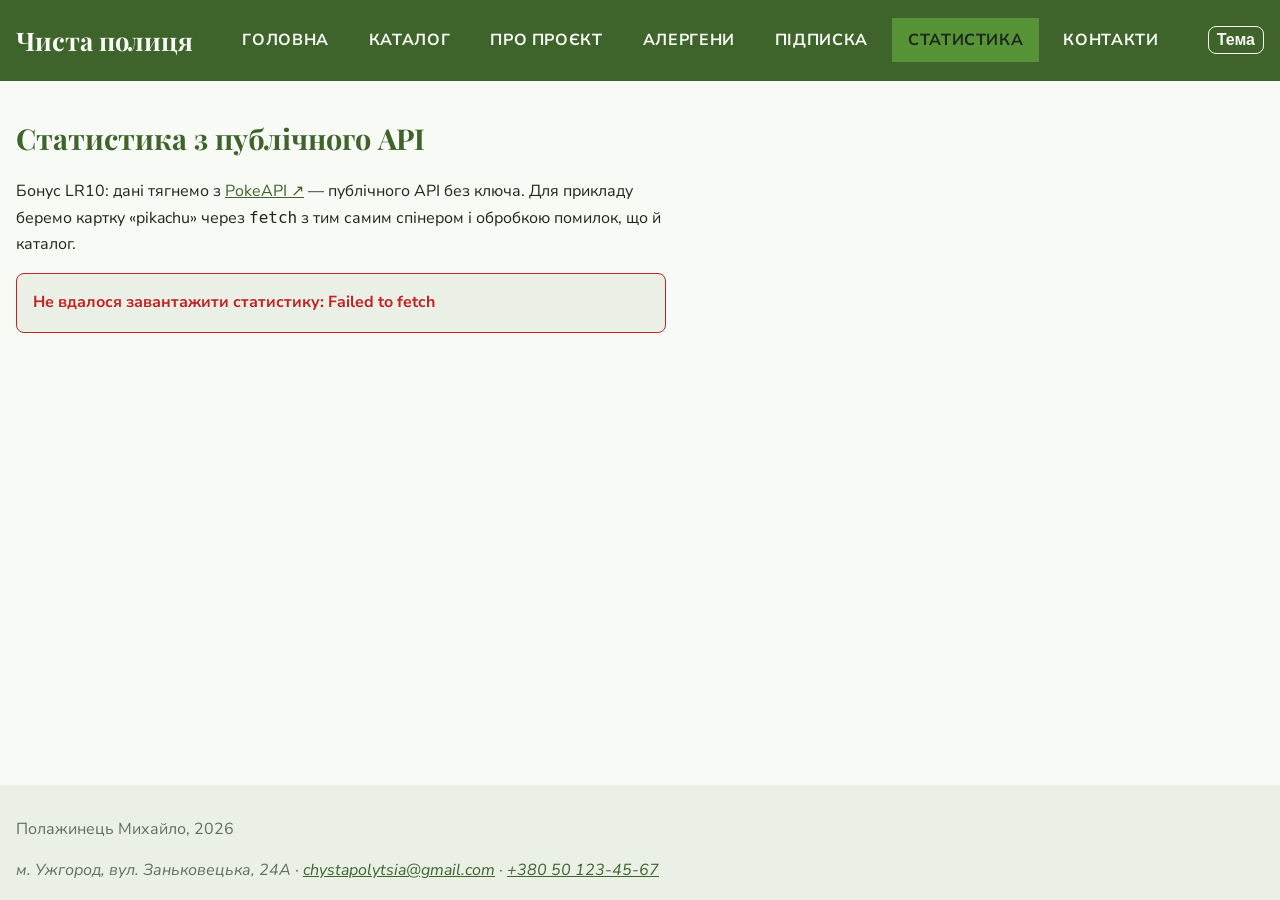
<file: stats.html>
<!DOCTYPE html>
<html lang="uk">

<head>
    <meta charset="UTF-8">
    <meta name="viewport" content="width=device-width, initial-scale=1.0">
    <link rel="stylesheet" href="css/styles.css">
    <title>Статистика — Чиста полиця</title>
    <link rel="icon" href="images/favicon.jpg">
    <script src="js/app.js" defer></script>
</head>

<body>
    <header>
        <h1 id="top">Чиста полиця</h1>
        <nav class="nav" aria-label="Головне меню">
            <button id="burger" class="nav__toggle" type="button" aria-expanded="false" aria-controls="navList">☰ Меню</button>
            <ul class="nav__list" id="navList">
                    <li><a href="index.html">Головна</a></li>
                    <li><a href="catalog.html">Каталог</a></li>
                    <li><a href="index.html#store">Про проєкт</a></li>
                    <li><a href="index.html#alergic">Алергени</a></li>
                    <li><a href="form.html">Підписка</a></li>
                    <li><a href="stats.html" class="current">Статистика</a></li>
                    <li><a href="about.html">Контакти</a></li>
            </ul>
        </nav>
        <button id="themeToggle" type="button" aria-pressed="false">Тема</button>
    </header>

    <main>
        <section id="stats-app">
            <h2>Статистика з публічного API</h2>
            <p>
                Бонус LR10: дані тягнемо з
                <a href="https://pokeapi.co" target="_blank" rel="noopener noreferrer">PokeAPI</a>
                — публічного API без ключа. Для прикладу беремо картку «pikachu»
                через <code>fetch</code> з тим самим спінером і обробкою помилок,
                що й каталог.
            </p>

            <div class="loader" hidden>
                <div class="spinner" aria-hidden="true"></div>
                <p>Завантажуємо статистику…</p>
            </div>
            <p id="stats-error" class="load-error" role="alert" hidden></p>

            <dl id="stats-out" class="detail-pairs"></dl>
        </section>
    </main>

    <footer>
        <p>Полажинець Михайло, 2026</p>
        <address>
            м. Ужгород, вул. Заньковецька, 24А · <a href="mailto:chystapolytsia@gmail.com">chystapolytsia@gmail.com</a> · <a href="tel:+380501234567">+380 50 123-45-67</a>
        </address>
    </footer>

    <div id="toast" class="toast" role="status" aria-live="polite" hidden></div>
</body>

</html>
</file>
<file: css/styles.css>
/* Чиста полиця — варіант 9, Полажинець Михайло, 21.10.2026 */
@import url('https://fonts.googleapis.com/css2?family=Playfair+Display:wght@700&family=Nunito+Sans:wght@400;700&subset=cyrillic&display=swap');

/* content-box рахує width лише для вмісту: рамка й padding
   додаються зверху, тому колонка з width:50% і padding:16px стає ширшою за 50%.
   border-box включає border і padding у вказаний width — колонка лишається
   рівно 50%, і дві такі колонки по 50% завжди помістяться в рядок, скільки
   padding не додавай */
*, *::before, *::after {
  box-sizing: border-box;
}

/* без max-width:100% одна завелика картинка (ширша за свій контейнер)
   розсуває все навколо й ламає верстку на вузькому екрані; height:auto
   тримає пропорції, поки ширина підлаштовується */
img, video, iframe {
  max-width: 100%;
  height: auto;
}

:root {
  /* еко-палітра: трав'яний зелений, світлий фон, коричневий крафт-колір
     для паковання, окремий червоний для попередження про алергени */
  --color-brand: hsl(100 40% 28%);   /* трав'яний зелений, темніший */
  /* окремо від --color-brand: --color-brand ще й фон шапки/thead,
     а --color-heading — лише текст заголовків і посилань нижче шапки.
     У світлій темі значення однакові (нічого не змінюється), а в
     темній --color-heading нижче перевизначений яскравішим */
  --color-heading: hsl(100 40% 28%);
  /* постійний світлий колір для тексту НА кольорових плашках (шапка,
     банер, бейджі, кнопка «Замовити», thead) — фони цих плашок
     (--color-brand/--color-accent/--color-craft/--color-allergen) самі
     не змінюються між темами, тож і текст на них лишається світлим
     завжди, а не "світлий у світлій темі / темний у темній", як було б
     із тематичним --color-bg */
  --color-on-brand: hsl(90 30% 97%);
  --color-accent: hsl(100 45% 40%);  /* трав'яний зелений, акцент */
  --color-bg: hsl(90 30% 97%);
  --color-surface: hsl(95 25% 92%);
  --color-text: hsl(100 15% 13%);
  --color-muted: hsl(100 8% 40%);
  --color-hover: hsl(100 30% 90%);   /* підсвітка рядка таблиці */
  --color-craft: hsl(28 35% 40%);    /* коричневий, крафт-паковання */
  --color-allergen: hsl(0 70% 45%);  /* червоний, попередження про алергени */

  --font-heading: "Playfair Display", Georgia, "Times New Roman", serif;
  --font-body: "Nunito Sans", "Segoe UI", Arial, sans-serif;
  --radius: 0.5rem;
  --space-xs: 0.25rem;
  --space-sm: 0.5rem;
  --space-md: 1rem;
  --space-lg: 2rem;
  --measure: 65ch;
  --shadow: 0 2px 8px rgb(0 0 0 / 12%);
  --card-img-h: 170px;

  /* змінні макета (LR6) */
  --gap: 1rem;        /* єдиний проміжок сітки — і в картках, і в .layout */
  /* mobile-first: базове значення розраховане під телефон (1 картка
     в ряд навіть на 360px), більші числа підставляються в медіазапитах
     LR7, щоб на планшеті/десктопі в ряд влазило 2/3 картки */
  --min-col: 260px;   /* мінімальна ширина колонки каталогу */
  --sidebar: 220px;   /* ширина бічної колонки макета (тільки десктоп) */
  --gallery-row: 120px; /* висота рядка щільної галереї (бонус) */
}

/* Типографіка */
html {
  font-size: 100%;
}

body {
  margin: 0;
  background: var(--color-bg);
  color: var(--color-text);
  font-family: var(--font-body);
  font-size: 1rem;
  line-height: 1.6;
}

h1, h2, h3 {
  font-family: var(--font-heading);
  line-height: 1.2;
  color: var(--color-heading);
}

h1 { font-size: 2.4rem; }
h2 { font-size: 1.8rem; }
h3 { font-size: 1.4rem; }

p {
  max-width: var(--measure);
}

strong, b {
  font-weight: 700;
}

/* "> header"/"> footer" — рівно той header/footer сторінки, прямий нащадок body;
   без цього скоупу правило ловило б і вкладені header/footer усередині
   карток товарів (index.html), а там своя розмітка. .layout__footer — підвал
   сторінок із макетом (він уже не прямий нащадок body, бо живе всередині .layout) */
.layout, body > main, body > footer, .layout__footer {
  /* 1440px — обмеження на всю сторінку, завдання явно виключає такі числа
     з правила "жодного магічного числа в gap/треках" */
  width: min(100%, 1440px);
  margin: 0 auto;
  padding-inline: var(--space-md);
  box-sizing: border-box;
}

main {
  padding-block: var(--space-md);
}

/* Мітки: еко-паковання і попередження про алергени */
.badge-eco,
.badge-allergen {
  display: inline-block;
  padding: 0.1em 0.6em;
  border-radius: var(--radius);
  color: var(--color-on-brand);
  font-weight: 700;
  font-size: 0.9em;
}

.badge-eco {
  background: var(--color-craft);
}

.badge-allergen {
  background: var(--color-allergen);
}

/* Шапка та меню */
/* z-index сам по собі нічого не "піднімає" - він лише визначає порядок
   серед елементів, які вже мають власний контекст накладання. position
   якраз і створює цей контекст; без нього z-index: 10
   ні на що не вплине */
/* header навмисно без обмеження ширини — тло розтягується на всю ширину
   вікна, а не лише до 1440px, як решта контенту */
body > header {
  width: 100%;
  box-sizing: border-box;
  position: sticky;
  top: 0;
  z-index: 10;
  background: var(--color-brand);
  padding: var(--space-sm) var(--space-md);
  /* назва сайту ліворуч, меню (+ кнопка теми) праворуч — розсуває їх
     justify-content, а не float і не порожні відступи */
  display: flex;
  align-items: center;
  justify-content: space-between;
  gap: var(--gap);
  /* запобіжник проти горизонтальної прокрутки на вузьких телефонах:
     якщо назві сайту й меню раптом не вистачить ряду в 360px, вони
     переносяться другим рядком замість того, щоб стиснути одне одного
     й виштовхнути шапку за межі екрана */
  flex-wrap: wrap;
}

body > header h1 {
  color: var(--color-on-brand);
  /* clamp замість фіксованого 1.6rem: на вузькому екрані шрифт трохи
     менший, тому назві сайту й кнопкам меню/теми легше влізти в один ряд */
  font-size: clamp(1.15rem, 1rem + 2vw, 1.6rem);
  /* на телефоні заголовок, кнопка «Тема» й <nav> (гамбургер) —
     3 flex-дитини body > header; без order вони йшли б у порядку DOM
     (h1, nav, button), і «Тема» опинялась би в одному рядку з
     гамбургером, а не із заголовком. order нижче ставить «Тема»
     одразу за заголовком, а <nav> переносить на рядок нижче */
  order: 1;
}

.nav {
  /* .nav — тепер лише обгортка над <details>, кнопка «Тема» винесена
     прямою дитиною body > header (щоб керувати її позицією через
     order, не прив'язуючись до висоти розгорнутого меню) */
  order: 3;
}

/* мобільна кнопка-гамбургер — тепер <button id="burger">, стан меню
   перемикає JS (setMenu) через aria-expanded + hidden на списку */
.nav__toggle {
  cursor: pointer;
  border: 0;
  background: transparent;
  color: var(--color-on-brand);
  font-weight: 700;
  /* кнопка видима лише на телефоні (з 768px гамбургер ховається),
     тому розмір тут одразу компактний — окремо під планшет/десктоп
     підганяти не треба */
  padding: var(--space-xs) var(--space-sm);
  font-size: 0.9rem;
}

.nav__toggle:focus-visible {
  outline: 3px solid var(--color-on-brand);
  outline-offset: -2px;
}

/* на телефоні список — звичайний блоковий <ul> у стовпчик; показ і
   приховування робить JS атрибутом hidden (setMenu), тому свого
   display тут не ставимо */
.nav__list {
  list-style: none;
  margin: 0;
  padding: 0;
}

.nav__list a,
/* a:link і a:visited із LVHFA-блоку нижче у файлі мали ту саму
   специфічність і пізніший порядок — тому перемагали й фарбували ще
   не відвідані пункти меню в зелений (--color-heading), а відвідані —
   в сірий (--color-muted), замість світлого кольору шапки в обох випадках */
.nav__list a:link,
.nav__list a:visited {
  display: flex;
  align-items: center;
  /* не менше 44px заввишки — мінімальна зона натискання пальцем */
  min-height: 44px;
  padding: var(--space-sm) var(--space-md);
  box-sizing: border-box;
  color: var(--color-on-brand);
  font-weight: 700;
  text-decoration: none;
  text-transform: uppercase;
  letter-spacing: 0.04em;
}

#themeToggle {
  border: 1px solid var(--color-on-brand);
  border-radius: var(--radius);
  background: transparent;
  color: var(--color-on-brand);
  /* на телефоні компактніше (менший padding і шрифт), щоб лишалось
     більше місця для назви сайту й гамбургера в одному рядку —
     з 768px повертаємо звичний розмір */
  padding: 0.2rem var(--space-xs);
  font-size: 0.85rem;
  font-weight: 700;
  order: 2;
  cursor: pointer;
}

.nav__list a:hover {
  background: var(--color-accent);
  color: var(--color-text);
}

/* клас current переїжджає на пункт активної сторінки в кожному html-файлі */
.nav__list a.current {
  background: var(--color-accent);
  color: var(--color-text);
}

@media (min-width: 768px) {
  .nav__toggle { display: none; }

  /* з 768px повертаємо природний порядок DOM: заголовок, меню,
     «Тема» в кінці рядка — той порядок, що на мобільному order
     міняв навмисно, щоб «Тема» була поруч із заголовком */
  .nav { order: 2; }
  #themeToggle { order: 3; }

  /* на планшеті 6 пунктів меню + кнопка «Тема» в один рядок — тісно,
     тому тут компактніше (менший padding/шрифт), ніж на мобільному
     гамбургері чи на просторому десктопі (повертаємо нижче, 1024px) */
  .nav__list a {
    padding: var(--space-xs) var(--space-sm);
    font-size: 0.8rem;
    letter-spacing: 0.02em;
    min-height: 36px;
  }

  #themeToggle {
    padding: 0.3rem var(--space-xs);
    font-size: 0.85rem;
  }

  /* з 768px список — завжди горизонтальний рядок. display:flex тут (0,1,0)
     як авторське правило перебиває [hidden]{display:none} з UA-стилів на
     рівній специфічності, тож навіть якщо JS лишив на списку hidden
     (стан мобільного меню), на широкому екрані його все одно видно.
     Заразом це прибирає баг LR7 з приховуванням вмісту <details> при
     ресайзі — самого <details> більше немає */
  .nav__list {
    display: flex;
    flex-direction: row;
    gap: var(--space-sm);
  }
}

nav[aria-label="Навігація по сторінці"] ul {
  list-style: none;
  padding-left: 0;
  display: flex;
  flex-wrap: wrap;
  gap: var(--space-md);
}

body > footer,
.layout__footer {
  background: var(--color-surface);
  color: var(--color-muted);
  padding-block: var(--space-md);
  margin-top: var(--space-md);
}

/*==== Картки каталогу: Grid замість inline-block ====*/
.cards {
  display: grid;
  /* auto-fit + minmax(var(--min-col), 1fr) з LR6 лишається незмінним —
     кількістю колонок на кожному брейкпоінті керує саме значення
     --min-col (перевизначене нижче в медіазапитах), а не
     repeat(N, 1fr) */
  grid-template-columns: repeat(auto-fit, minmax(var(--min-col), 1fr));
  gap: var(--gap);
  padding-top: var(--space-sm);
}

/* ===== Адаптив (mobile-first) =====
   база          — телефон,  ≤ 767px
   min-width: 768px  — планшет, 768–1023px
   min-width: 1024px — десктоп, ≥ 1024px
*/
@media (min-width: 768px) {
  /* на планшеті в ряд влазило б 3 картки — піднімаємо поріг, щоб
     лишалось рівно 2, як вимагає схема розкладки цього діапазону */
  .cards { --min-col: 220px; }
}

@media (min-width: 1024px) {
  /* на десктопі повертаємо поріг ближче до базового LR6 (200px):
     за легендою варіанта сітка продуктів 4 → 2 → 1, тож на найширшому
     перевіреному екрані (1440px) має лишатись рівно 4 картки */
  .cards { --min-col: 200px; }
}

@media (min-width: 1024px) {
  /* на десктопі місця вдосталь — повертаємо звичний, просторіший
     розмір пунктів меню й кнопки «Тема» (на планшеті вони стиснуті) */
  .nav__list a {
    padding: var(--space-sm) var(--space-md);
    font-size: 1rem;
    letter-spacing: 0.04em;
    min-height: 44px;
  }

  #themeToggle {
    padding: var(--space-xs) var(--space-sm);
    font-size: 1rem;
  }
}

.cards .card {
  background: var(--color-bg);
  border: 1px solid var(--color-muted);
  border-radius: var(--radius);
  box-shadow: var(--shadow);
  /* overflow: hidden обрізає кути картинки по заокругленому border-radius
     картки — без цього зображення перекривало б
     закруглення своїми прямими кутами */
  overflow: hidden;
  /* система відліку для .card__badge: абсолютний елемент рахує координати
     відносно найближчого позиціонованого предка. Якщо прибрати relative —
     такого предка в картки не лишається, і бейдж рахує top/right відносно
     body, тобто "вилітає" у правий верхній кут усієї сторінки */
  position: relative;
  /* нутрощі картки — колонка Flexbox, щоб кнопку дії можна було
     притиснути до низу через margin-top: auto */
  display: flex;
  flex-direction: column;
  /* transition стоїть тут, на базовому стані, а не всередині :hover —
     інакше назад картка стрибала б миттєво замість плавного повернення */
  transition: transform 250ms ease, box-shadow 250ms ease;
}

/* :focus-within — картка реагує, коли клавіатурний фокус потрапив на
   будь-що всередині неї (посилання «Замовити», кнопку «Швидкий перегляд»),
   не лише на :hover курсором, якого на телефоні взагалі не існує */
.cards .card:hover,
.cards .card:focus-within {
  transform: translateY(-6px);
  box-shadow: 0 14px 28px rgb(0 0 0 / 18%);
}

/* вкладений ефект: обкладинка трохи збільшується під час наведення
   на всю картку, не тільки на саме зображення */
.cards .card:hover .card__img,
.cards .card:focus-within .card__img {
  transform: scale(1.08);
}

/* картка "рекомендуємо" (бонус): виводиться першою в сітці через order,
   без зміни порядку в HTML — ту саму властивість розуміє і Grid, і Flexbox */
.card--featured {
  order: -1;
  border-color: var(--color-accent);
}

.card__img {
  /* img — рядковий елемент, тому під ним лишається кілька пікселів
     "хвоста" рядка; display: block
     прибирає цей зазор */
  display: block;
  width: 100%;
  height: var(--card-img-h);
  object-fit: cover;
  object-position: center;
  transition: transform 250ms ease;
}

.card__body {
  padding: var(--space-md);
}

.card__title,
.card__meta,
.card__id {
  margin: 0 0 var(--space-sm);
  line-height: 1.3;
}

.card__title {
  white-space: nowrap;
  overflow: hidden;
  text-overflow: ellipsis;
}

/* margin: 0 auto центрує блок по горизонталі, бо "з'їдає" весь вільний
   простір ліворуч і праворуч порівну; тут та сама авто-властивість працює
   по вертикальній осі flex-колонки — весь вільний простір над елементом
   іде в margin-top, і елемент притискається до нижнього краю картки */
.card__actions {
  margin-top: auto;
  display: flex;
  gap: var(--space-sm);
  padding: var(--space-md);
  padding-top: 0;
  /* без цього flex за замовчуванням розтягує кнопки по висоті одна під
     одну (align-items: stretch) — на картці з двома кнопками довший
     текст «Швидкий перегляд» переноситься в 2 рядки й тягне «Замовити»
     за собою, роблячи її вищою, ніж на картках з однією кнопкою */
  align-items: flex-start;
}

.card__action,
/* :link і :visited додані з тієї самої причини, що й для .nav__list a:
   глобальні a:link/a:visited нижче у файлі мали ту саму специфічність
   і пізніший порядок, тому перефарбовували кнопку в зелений
   (--color-heading, зливався з фоном) чи сірий (відвідану) */
.card__action:link,
.card__action:visited {
  display: inline-block;
  padding: var(--space-xs) var(--space-sm);
  background: var(--color-accent);
  color: var(--color-on-brand);
  text-decoration: none;
  font-weight: 700;
  border-radius: var(--radius);
  text-align: center;
}

/* без цього global a:hover (колір --color-accent) зливається з тим
   самим --color-accent у фоні кнопки — текст ставав невидимим */
.card__action:hover {
  color: var(--color-on-brand);
}

#openDetails {
  border: 1px solid var(--color-muted);
  border-radius: var(--radius);
  background: var(--color-surface);
  color: var(--color-text);
  padding: var(--space-xs) var(--space-sm);
  font-weight: 700;
  cursor: pointer;
}

.card__meta,
.card__id {
  color: var(--color-muted);
  font-size: 0.9rem;
}

/* "Еко" — той самий крафт-коричневий, що й .badge-eco в описі товару,
   бейдж показуємо тільки для карток з eco: true */
.card__badge {
  position: absolute;
  top: var(--space-sm);
  right: var(--space-sm);
  padding: var(--space-xs) var(--space-sm);
  background: var(--color-craft);
  color: var(--color-on-brand);
  font-size: 0.8rem;
  border-radius: 999px;
}

/* за легендою варіанта мітка «Еко» плавно пульсує — лише вона,
   не "Рекомендуємо" (та сама .card__badge, інша модифікація) */
.card__badge--eco {
  animation: pulse 1.8s ease-in-out infinite;
}

@keyframes pulse {
  0%, 100% { opacity: 1; transform: scale(1); }
  50%      { opacity: 0.7; transform: scale(1.08); }
}



/* Таблиця каталогу */
/* на вузькому екрані таблиця з 4 колонками не стискається до 360px без
   втрати читабельності — прокручуємо вбік саму таблицю, а не всю сторінку */
.table-wrap {
  overflow-x: auto;
}

/* ===== Таблиця → список на мобільному (mobile-first) =====
   база (телефон): кожен <tr> стає окремою карткою-блоком, <thead>
   ховається для очей (але лишається для скрінрідера — sr-only-прийом,
   не display:none), а назву колонки перед значенням підставляє
   ::before з атрибута data-label. rowspan не можна відтворити в
   блоковому режимі: другий рядок пари (Гречка зелена, Мигдаль
   несмажений) у списку лишається без категорії — вона в DOM лише
   в першому рядку пари, так само, як і в табличному вигляді */
.table-wrap table,
.table-wrap thead,
.table-wrap tbody,
.table-wrap tfoot,
.table-wrap tr,
.table-wrap th,
.table-wrap td {
  display: block;
}

.table-wrap thead tr {
  position: absolute;
  width: 1px;
  height: 1px;
  overflow: hidden;
  clip-path: inset(50%);
  white-space: nowrap;
}

.table-wrap tbody tr {
  margin-bottom: var(--space-sm);
  border: 1px solid var(--color-muted);
  border-radius: var(--radius);
  padding: var(--space-sm);
}

.table-wrap tbody th[scope="row"] {
  display: block;
  border-bottom: 1px solid var(--color-muted);
  margin-bottom: var(--space-xs);
  padding-bottom: var(--space-xs);
}

.table-wrap td {
  display: flex;
  justify-content: space-between;
  gap: var(--space-sm);
  border: none;
  padding: var(--space-xs) 0;
}

.table-wrap td[data-label]::before {
  content: attr(data-label) ":";
  font-weight: 700;
  color: var(--color-muted);
  text-align: left;
}

.table-wrap tfoot th {
  display: block;
  border-top: 1px solid var(--color-muted);
  padding-top: var(--space-sm);
  font-weight: 700;
}

@media (min-width: 768px) {
  /* з 768px повертаємо звичайну табличну розкладку — ширини вистачає,
     список більше не потрібен */
  .table-wrap table,
  .table-wrap thead,
  .table-wrap tbody,
  .table-wrap tfoot,
  .table-wrap tr,
  .table-wrap th,
  .table-wrap td {
    display: revert;
  }

  .table-wrap thead tr {
    position: static;
    width: auto;
    height: auto;
    overflow: visible;
    clip-path: none;
    white-space: normal;
  }

  .table-wrap tbody tr {
    margin-bottom: 0;
    border: none;
    border-radius: 0;
    padding: 0;
  }

  .table-wrap tbody th[scope="row"] {
    display: table-cell;
    border-bottom: none;
    margin-bottom: 0;
    padding-bottom: var(--space-sm);
  }

  .table-wrap td {
    display: table-cell;
    justify-content: normal;
    border: 1px solid var(--color-muted);
    padding: var(--space-sm);
  }

  .table-wrap td[data-label]::before {
    content: none;
  }

  .table-wrap tfoot th {
    display: table-cell;
    border-top: none;
    padding-top: var(--space-sm);
  }
}

table {
  width: 100%;
  border-collapse: collapse;
  /* відступ тільки знизу — та сама дисципліна проти схлопування, що й у картках */
  margin-bottom: var(--space-md);
  /* запасне значення після коми спрацює, якщо --shadow раптом прибрати з :root */
  box-shadow: var(--shadow, 0 2px 8px rgb(0 0 0 / 10%));
}

caption {
  text-align: left;
  font-weight: 700;
  margin-bottom: var(--space-sm);
}

th, td {
  border: 1px solid var(--color-muted);
  padding: var(--space-sm);
}

thead th {
  background: var(--color-brand);
  color: var(--color-on-brand);
  text-align: left;
}

/* Калорійність і вага — останні 2 колонки заголовка, праворуч */
thead th:nth-last-child(-n + 2) {
  text-align: right;
}

tbody th {
  text-align: left;
}

/* rowspan Категорії зʼїдає клітинку з початку рядка, не з кінця —
   тому останні 2 td завжди Калорійність/Вага, в будь-якому рядку */
tbody td:nth-last-child(-n + 2) {
  text-align: right;
}

/* even = 2n, фарбуємо парні рядки (2, 4, 6…) */
tbody tr:nth-child(even) {
  background: var(--color-surface);
}

tbody tr:hover {
  background: var(--color-hover);
}

tfoot th,
tfoot td {
  font-weight: 700;
}

tfoot th { text-align: left; }
tfoot td { text-align: right; }

/* Форма підписки */
fieldset {
  border: 1px solid var(--color-muted);
  border-radius: var(--radius);
  margin-bottom: var(--space-md);
  padding: var(--space-md);
}

legend {
  font-family: var(--font-heading);
  color: var(--color-heading);
  padding-inline: var(--space-sm);
}

label {
  display: inline-block;
  margin-bottom: var(--space-sm);
}

input[type="text"],
input[type="email"],
input[type="tel"],
input[type="date"],
input[type="number"],
select,
textarea {
  width: 100%;
  max-width: 24rem;
  padding: var(--space-sm);
  border: 1px solid var(--color-muted);
  border-radius: var(--radius);
  font-family: var(--font-body);
  font-size: 1rem;
  box-sizing: border-box;
}

/* просто :invalid спрацював би одразу на пустій required-формі ще до вводу -
   тому :focus:invalid, підсвітка лише в полі, яке зараз редагують */
input:focus:invalid,
select:focus:invalid,
textarea:focus:invalid {
  /* червоний (--color-allergen), а не --color-accent — обидва зелені з :valid
     майже не відрізнялись би одне від одного */
  border-color: var(--color-allergen);
  background: var(--color-surface);
}

input:focus:valid,
select:focus:valid,
textarea:focus:valid {
  border-color: var(--color-brand);
  background: var(--color-surface);
}

/* :has(> input:required) - обгортка-<p> з обов'язковим полем,
   не важливо, label стоїть до input чи після */
p:has(> input:required) label::after,
p:has(> select:required) label::after {
  content: " *";
  color: var(--color-accent);
  font-weight: 700;
}

button[type="submit"],
button[type="reset"] {
  border: none;
  border-radius: var(--radius);
  padding: var(--space-sm) var(--space-md);
  font-weight: 700;
  cursor: pointer;
}

button[type="submit"] {
  background: var(--color-accent);
  color: var(--color-text);
}

button[type="reset"] {
  background: var(--color-surface);
  color: var(--color-muted);
  border: 1px solid var(--color-muted);
}

/* Інші обов'язкові селектори */

/* :first-child — перша порада виділена лінією зверху */
aside li:first-child {
  border-top: 2px solid var(--color-accent);
  padding-top: var(--space-sm);
}

/* :last-child — останній блок питань без зайвого відступу знизу */
details:last-child {
  margin-bottom: 0;
}

/* :checked — підпис вибраного розміру боксу жирним і фірмовим кольором */
input[type="radio"]:checked + label {
  font-weight: 700;
  color: var(--color-heading);
}

/* ::marker — колір і розмір маркерів списку порад */
aside li::marker {
  color: var(--color-accent);
  font-size: 1.2em;
}

/* ::first-letter — буквиця в першому абзаці вступу (#store сидить на h2,
   тому це сусід через +, а не дитина через >) */
#store + p::first-letter {
  font-family: var(--font-heading);
  font-size: 2em;
  color: var(--color-heading);
}

/* нащадок — усі <a> всередині <main>, на будь-якій глибині */
main a {
  color: var(--color-heading);
}


main > p {
  margin-inline: 0;
}

/* атрибутний селектор: зовнішні посилання позначені стрілкою */
a[href^="http"]::after {
  content: " ↗";
}

a[href$=".pdf"]::after {
  content: " (PDF)";
}

/* LVHFA: однакова специфічність у всіх чотирьох, тому порядок у файлі
   вирішує, хто переможе — пізніше правило перебиває раніше */
a:link { color: var(--color-heading); }
a:visited { color: var(--color-muted); }
a:hover { color: var(--color-accent); }
a:focus-visible { outline: 2px solid var(--color-accent); outline-offset: 2px; }
a:active { color: var(--color-text); }

/* Специфічність: заголовок картки товару (h3 у #promo)
   h3        — (0,0,1)
   .card h3  — (0,1,1)
   #promo h3 — (1,0,1)  перемагає — id не наздогнати жодною кількістю класів */
/* h3       { color: var(--color-text); } */
/* .card h3 { color: var(--color-muted); } */
#promo h3 { color: var(--color-heading); }

/* inline-стиль переміг би все вище — специфічність інлайну вища за id,
   але тоді колір довелося б міняти прямо в розмітці, а не в одному файлі */
/* <h3 style="color: purple;">Вівсяні пластівці</h3> */

/* Темна тема. Клас тепер на <html> (documentElement), не на body —
   його вмикає/вимикає JS (applyTheme). :root.dark-theme (0,2,0) перебиває
   базові змінні з :root (0,1,0). Клас light-theme — стан за замовчуванням,
   окремих значень не потребує, бо світлі змінні вже лежать у :root */
:root.dark-theme {
  --color-bg: hsl(100 20% 8%);
  --color-surface: hsl(100 18% 14%);
  --color-text: hsl(90 25% 92%);
  --color-muted: hsl(100 8% 60%);
  --color-hover: hsl(100 25% 20%);
  /* --color-brand НЕ перевизначаю: ним пофарбований фон шапки
     (body > header) і фон thead — зміна цього кольору тут підсвітила б
     і шапку теж. --color-heading — окрема змінна лише для тексту
     заголовків/посилань нижче шапки (дивись її оголошення в :root) */
  --color-heading: hsl(100 55% 72%);
}

/* Банер  */
.banner {
  width: min(100%, 900px);
  margin: 0 auto var(--space-lg);
  padding: var(--space-lg);
  border-radius: var(--radius);
  color: var(--color-on-brand);
  background-image: linear-gradient(120deg, var(--color-brand), var(--color-accent));
  /* світлий кінець градієнта сам по собі не дуже темний —
     тінь під текстом тримає контраст по всій довжині банера, а не тільки
     на темному краю */
  text-shadow: 0 1px 3px rgb(0 0 0 / 35%);
}

.banner h2 {
  color: var(--color-on-brand);
  margin-top: 0;
}

/* ===== Притиснутий футер =====
   main росте на form.html, де немає .layout (body > main відповідає лише
   йому — на catalog/index <main> вже всередині .layout, grid-елементом,
   і flex там нічого не важить, бо це не flex-дитина body) */
body {
  display: flex;
  flex-direction: column;
  min-height: 100vh;
}

.layout { flex: 1; }
main { flex: 1; }

/* ===== Макет сторінки: grid-template-areas (mobile-first) =====
   header лишається поза .layout на всіх трьох брейкпоінтах: липкий
   елемент "їздить" тільки в межах свого контейнера, а грід-областю
   для header був би один короткий рядок — їздити нема де, sticky
   перестав би прилипати.
   база (телефон) — одна колонка, порядок читання nav → main → side → foot,
   той самий, що й у розмітці HTML: розкладка міняється лише
   grid-template-areas/-columns, порядок елементів у DOM не чіпаємо */
.layout {
  display: grid;
  gap: var(--gap);
  grid-template-columns: 1fr;
  grid-template-areas:
    "nav"
    "main"
    "side"
    "foot";
}

.layout__nav  { grid-area: nav; }
.layout__main { grid-area: main; }
.layout__aside { grid-area: side; }
.layout__footer { grid-area: foot; }

.layout__nav,
.layout__aside {
  background: var(--color-surface);
  border: 1px solid var(--color-muted);
  border-radius: var(--radius);
  padding: var(--space-md);
}

@media (min-width: 768px) {
  /* планшет — дві зони: широкий nav-рядок зверху, main і side поруч */
  .layout {
    grid-template-columns: 2fr 1fr;
    grid-template-areas:
      "nav  nav"
      "main side"
      "foot foot";
  }
}

@media (min-width: 1024px) {
  /* десктоп — повна схема з LR6: три колонки в один рядок зон */
  .layout {
    grid-template-columns: var(--sidebar) 1fr var(--sidebar);
    grid-template-areas:
      "nav  main side"
      "foot foot foot";
    /* рядок зон росте (1fr), рядок футера — по вмісту (auto); без цього
       flex: 1 розтягнув би .layout, але foot лишився б одразу під вмістом */
    grid-template-rows: 1fr auto;
    /* явно: грід-елементи розтягуються на всю висоту рядка (це й так
       значення за замовчуванням, прописую для наочності) — тому
       .layout__nav сам іде до низу, по висоті найвищої сусідньої зони */
    align-items: stretch;
  }

  .layout__aside {
    /* бонус: липка бічна колонка — прокручується разом зі сторінкою,
       зупиняється під шапкою. Вмикаємо лише на десктопі: на телефоні й
       планшеті aside стоїть під основним вмістом, і "прилипати" йому
       нема сенсу */
    position: sticky;
    top: 5rem;
    /* без align-self:start грід-елемент за замовчуванням розтягнутий на
       всю висоту своєї області, і "їздити" йому нема де — sticky не спрацює */
    align-self: start;
  }
}

/* ===== Модальне вікно <dialog> =====
   z-index тут не потрібен: відкритий через showModal() dialog браузер сам
   виводить у top layer — окремий шар понад усім стеком сторінки, вище за
   будь-який звичайний контекст накладання (на відміну від липкої шапки,
   якій z-index потрібен був у LR5) */
dialog {
  width: min(90%, 420px);
  padding: var(--space-lg);
  border: none;
  border-radius: var(--radius);
  background: var(--color-surface);
  color: var(--color-text);
  box-shadow: 0 12px 28px rgb(0 0 0 / 35%);
  /* [open] — атрибут, який showModal() сам вмикає на dialog; both тримає
     стан кінцевого кадру (opacity:1, без зсуву) і до, і після програвання —
     без нього вікно на мить мигнуло б у вихідному стані (прозоре,
     зміщене вниз) ще до старту анімації */
  animation: pop 280ms ease-out both;
}

dialog::backdrop {
  background: rgb(0 0 0 / 55%);
  animation: fade 200ms ease-out both;
}

/* два окремі сценарії: тло з'являється швидше (200ms), сам блок —
   трохи довше (280ms) і з рухом, тло не рухається, лише проявляється */
@keyframes fade {
  from { opacity: 0; }
  to   { opacity: 1; }
}

@keyframes pop {
  from { opacity: 0; transform: translateY(24px) scale(0.96); }
  to   { opacity: 1; transform: translateY(0)    scale(1); }
}

dialog h2 {
  margin-top: 0;
}

dialog button {
  border: none;
  border-radius: var(--radius);
  background: var(--color-accent);
  color: var(--color-text);
  padding: var(--space-xs) var(--space-md);
  font-weight: 700;
  cursor: pointer;
}

/* ===== Спінер завантаження (заготовка для LR10) =====
   поки нічого не вмикає .loader в поточному сайті — hidden у розмітці
   знімається лише тоді, коли дані справді почнуть вантажитись мережею */
.loader {
  display: flex;
  flex-direction: column;
  align-items: center;
  gap: var(--space-sm);
  padding: var(--space-lg) 0;
}

/* .loader{display:flex} має ту саму специфічність, що й UA-правило
   [hidden]{display:none}, і як авторський стиль перемагає його — через це
   спінер висів поверх каталогу попри hidden. Повертаємо приховування. */
.loader[hidden] {
  display: none;
}

.spinner {
  width: 48px;
  height: 48px;
  border: 6px solid var(--color-surface);
  border-top-color: var(--color-accent);
  border-radius: 50%;
  /* linear, а не ease: обертання по колу не має "розгону" й "гальмування" —
     з ease коло б смикалося щооберту замість рівномірного руху */
  animation: spin 900ms linear infinite;
}

@keyframes spin {
  to { transform: rotate(360deg); }
}

/* ===== Бонус: щільна галерея =====
   dense заповнює дірки в сітці наступними елементами не по порядку —
   платимо за це тим, що візуальний порядок карток більше не збігається
   з порядком у HTML (погано для читалки й для Tab-навігації) */
.gallery {
  display: grid;
  /* mobile-first: на телефоні 2 колонки, інакше на 360px чотири
     стискаються в нечитабельні смужки; широкі/високі плитки span 2
     на двох колонках просто займають весь рядок */
  grid-template-columns: repeat(2, 1fr);
  grid-auto-rows: var(--gallery-row);
  grid-auto-flow: row dense;
  gap: var(--gap);
}

@media (min-width: 768px) {
  /* з планшета повертаємо задумані 4 колонки, щоб dense мав де
     переставляти плитки */
  .gallery {
    grid-template-columns: repeat(4, 1fr);
  }
}

.gallery img {
  width: 100%;
  height: 100%;
  object-fit: cover;
  border-radius: var(--radius);
  display: block;
}

.gallery__item--wide { grid-column: span 2; }
.gallery__item--tall { grid-row: span 2; }

/* ===== Бонус: форма у дві колонки =====
   на телефоні лейбл шириною 220px лишив би для самого поля замало
   місця (чи й зовсім виштовхнув би форму за край екрана) — тому цей
   бонус вмикається тільки з 768px, на вужчих екранах fieldset лишається
   звичайним потоком (label над input, одна колонка) */
@media (min-width: 768px) {
  /* display: contents прибирає коробку <p>, але лишає label/input у потоці —
     вони стають прямими grid-дітьми fieldset і займають дві задані колонки.
     Вкладені fieldset (радіо/чекбокси) і так не <p>, тому їх просто
     розтягуємо на обидва треки, а їхній внутрішній вміст грід не чіпає */
  .form-grid fieldset {
    display: grid;
    grid-template-columns: var(--sidebar) 1fr;
    gap: var(--space-sm) var(--gap);
    align-items: center;
  }

  .form-grid fieldset > p { display: contents; }

  .form-grid fieldset > fieldset {
    grid-column: 1 / -1;
  }
}

/* ===== Демонстрація: схлопування відступів =====
   Якщо розкоментувати цей блок, відстань між сусідніми картками по
   вертикалі буде НЕ 24+16=40px, а 24px: два вертикальні відступи, що
   стикаються, не додаються, а зливаються в один — більший із двох.
   Горизонтальні відступи так не поводяться, вони завжди додаються.
   Саме тому в цій роботі всі вертикальні відступи задані тільки в
   один бік — знизу (.cards .card, .card__title/.card__meta/.card__id).

.card { margin-bottom: 24px; }
.card + .card { margin-top: 16px; }
*/

/* ===== Повага до prefers-reduced-motion =====
   людям із вестибулярними порушеннями великий рух на екрані (зсуви,
   масштабування, безкінечне обертання) може викликати нудоту й
   запаморочення — reduce просить саме прибрати рух, а не вимкнути
   анімації як такі: тому нижче тривалість зводиться до майже нуля
   (анімація технічно відбувається й миттєво ставить кінцевий стан),
   а не animation: none, яке лишило б елемент у ПОЧАТКОВОМУ кадрі
   (наприклад, dialog лишився б прозорим). !important виправданий
   тут тим, що це єдине місце в файлі, яке свідомо має перебити геть
   усі власні transition/animation з усіх компонентів вище без
   потреби дублювати виняток в кожному з них окремо */
@media (prefers-reduced-motion: reduce) {
  *, *::before, *::after {
    animation-duration: 0.01ms !important;
    animation-iteration-count: 1 !important;
    transition-duration: 0.01ms !important;
    scroll-behavior: auto !important;
  }

  /* тонший виняток для картки: замість miттєвого "стрибка" transform
     лишаємо спокійний, безпечний відгук — зміну фону */
  .cards .card:hover,
  .cards .card:focus-within {
    transform: none;
    background: var(--color-surface);
  }
}

/* Блок виводу JS (LR8). pre-line лишає переноси \n у textContent і склеює
   зайві пробіли; без нього весь список зліпився б в один рядок. */
.js-out {
  white-space: pre-line;
  font-family: ui-monospace, monospace;
  background: var(--color-surface);
  padding: var(--space-md);
  border-radius: var(--radius);
  line-height: 1.7;
}

/* ===== Тема 9: інтерактив каталогу ===== */

/* рядок «Показано: N із M» під заголовком каталогу */
.catalog-count {
  color: var(--color-muted);
  font-size: 0.9rem;
  margin: 0 0 var(--space-sm);
}

/* порожня видача, коли пошук/фільтр нічого не лишили */
.cards__empty {
  color: var(--color-muted);
  padding: var(--space-md) 0;
}

/* кнопка «Швидкий перегляд» тепер на кожній картці (її малює JS),
   тож той самий вигляд, що мав раніше статичний #openDetails */
.card__more {
  border: 1px solid var(--color-muted);
  border-radius: var(--radius);
  background: var(--color-surface);
  color: var(--color-text);
  padding: var(--space-xs) var(--space-sm);
  font-weight: 700;
  cursor: pointer;
}

/* тіло діалогу складається з кількох рядків через \n — зберігаємо переноси */
#details-body {
  white-space: pre-line;
  line-height: 1.6;
}

/* Живий фільтр у бічній колонці: пошук на всю ширину, алергени — списком */
.catalog-tools label {
  display: block;
  margin-bottom: var(--space-xs);
}

.catalog-tools input[type="search"] {
  width: 100%;
  padding: var(--space-xs) var(--space-sm);
  border: 1px solid var(--color-muted);
  border-radius: var(--radius);
  background: var(--color-bg);
  color: var(--color-text);
}

.catalog-tools fieldset {
  margin-top: var(--space-sm);
  border: 1px solid var(--color-muted);
  border-radius: var(--radius);
  padding: var(--space-sm);
}

/* ===== Тема 9: валідація форми підписки ===== */

/* підсвітка невалідного поля та текст помилки під ним (ставить app.js) */
[aria-invalid="true"] {
  border-color: var(--color-allergen);
  outline-color: var(--color-allergen);
}

.field-error {
  display: block;
  margin-top: var(--space-xs);
  color: var(--color-allergen);
  font-size: 0.85rem;
  font-weight: 700;
}

/* підсумковий банер форми: помилка — червоний, успіх — зелений акцент */
.form-status {
  margin: var(--space-sm) 0;
  padding: var(--space-sm) var(--space-md);
  border-radius: var(--radius);
  font-weight: 700;
}

.form-status:empty {
  display: none;             /* порожній банер не займає місця */
}

.form-status--error {
  background: var(--color-allergen);
  color: var(--color-on-brand);
}

.form-status--ok {
  background: var(--color-accent);
  color: var(--color-on-brand);
}

/* ===== §9: тост, нові поля картки, квитанція ===== */

/* тост — fixed знизу по центру. display навмисно не задаємо, щоб [hidden]
   його ховав (як у .loader), а показ робив JS зняттям hidden */
.toast {
  position: fixed;
  left: 50%;
  bottom: var(--space-lg);
  transform: translateX(-50%);
  max-width: min(90%, 420px);
  padding: var(--space-sm) var(--space-md);
  background: var(--color-text);
  color: var(--color-bg);
  border-radius: var(--radius);
  box-shadow: var(--shadow);
  font-weight: 700;
  z-index: 100;
}

.toast--show {
  animation: toast-in 200ms ease-out;
}

@keyframes toast-in {
  from { opacity: 0; transform: translate(-50%, 1rem); }
  to   { opacity: 1; transform: translate(-50%, 0); }
}

/* калорійність/білок у картці */
.card__nutri {
  margin: 0 0 var(--space-sm);
  color: var(--color-muted);
  font-size: 0.9rem;
}

/* ряд міток алергенів у картці */
.card__allergens {
  margin: 0 0 var(--space-sm);
  display: flex;
  flex-wrap: wrap;
  gap: var(--space-xs);
}

/* «Замовити» тепер <button> з класом .card__action — скидаємо рамку браузера */
button.card__action {
  border: 0;
  cursor: pointer;
  font: inherit;
}

/* квитанція підписки — будується вузлами через createElement */
.receipt h3 {
  margin: 0 0 var(--space-sm);
}

.receipt dl {
  margin: 0;
  display: grid;
  grid-template-columns: auto 1fr;
  gap: var(--space-xs) var(--space-md);
}

.receipt dt {
  font-weight: 700;
}

.receipt dd {
  margin: 0;
}

/* ===== LR10: завантаження, обране, модалка-деталізація ===== */

/* повідомлення про помилку завантаження — помітний блок із кольорів палітри
   (не «сирі» значення). display не задаємо, щоб [hidden] його ховав */
.load-error {
  margin: var(--space-md) 0;
  padding: var(--space-md);
  border: 1px solid var(--color-allergen);
  border-radius: var(--radius);
  background: var(--color-surface);
  color: var(--color-allergen);
  font-weight: 700;
}

/* селекти фільтра — такий самий вигляд, як поле пошуку */
.catalog-tools select {
  width: 100%;
  padding: var(--space-xs) var(--space-sm);
  border: 1px solid var(--color-muted);
  border-radius: var(--radius);
  background: var(--color-bg);
  color: var(--color-text);
}

/* кнопка-сердечко «обране» — у верхньому лівому куті картки (бейдж — у правому) */
.fav {
  position: absolute;
  top: var(--space-sm);
  left: var(--space-sm);
  z-index: 1;
  border: none;
  background: rgb(255 255 255 / 75%);
  color: var(--color-allergen);
  width: 2rem;
  height: 2rem;
  border-radius: 50%;
  font-size: 1.1rem;
  line-height: 1;
  cursor: pointer;
  box-shadow: var(--shadow);
}

.fav--on {
  background: var(--color-allergen);
  color: var(--color-on-brand);
}

.card__allergens--none {
  color: var(--color-muted);
  font-size: 0.9rem;
}

/* модалка деталізації ширша за «швидкий перегляд» і скролиться, якщо висока */
#details {
  width: min(92%, 560px);
  max-height: 85vh;
  overflow-y: auto;
}

#details section {
  margin-top: var(--space-md);
}

#details h3 {
  margin: 0 0 var(--space-xs);
  font-size: 1.1rem;
}

/* пари «підпис — значення» простих полів */
.detail-pairs {
  margin: 0;
  display: grid;
  grid-template-columns: auto 1fr;
  gap: var(--space-xs) var(--space-md);
}

.detail-pairs dt {
  font-weight: 700;
}

.detail-pairs dd {
  margin: 0;
}

/* таблиці у модалці — лише горизонтальний скрол на вузькому екрані,
   без мобільного «списку», як у .table-wrap каталогу */
.detail-table {
  overflow-x: auto;
}

.detail-table table {
  width: 100%;
  border-collapse: collapse;
}

.detail-table th,
.detail-table td {
  border: 1px solid var(--color-muted);
  padding: var(--space-xs) var(--space-sm);
  text-align: left;
}

.detail-table thead th {
  background: var(--color-surface);
}

#details ul {
  margin: 0;
  padding-left: 1.2rem;
}

/* ===== LR10 бонуси: кеш, скидання фільтрів, сторінка статистики ===== */

/* підказка «дані з кешу від …», поки вантажаться свіжі */
.cache-note {
  margin: 0 0 var(--space-sm);
  padding: var(--space-xs) var(--space-sm);
  background: var(--color-surface);
  color: var(--color-muted);
  border-radius: var(--radius);
  font-size: 0.9rem;
}

/* кнопка «Скинути фільтри» */
#reset-filters {
  margin-top: var(--space-sm);
  border: 1px solid var(--color-muted);
  border-radius: var(--radius);
  background: var(--color-surface);
  color: var(--color-text);
  padding: var(--space-xs) var(--space-sm);
  font-weight: 700;
  cursor: pointer;
}

/* сторінка статистики — вузька колонка для читабельності */
#stats-app {
  max-width: var(--measure);
}
</file>
